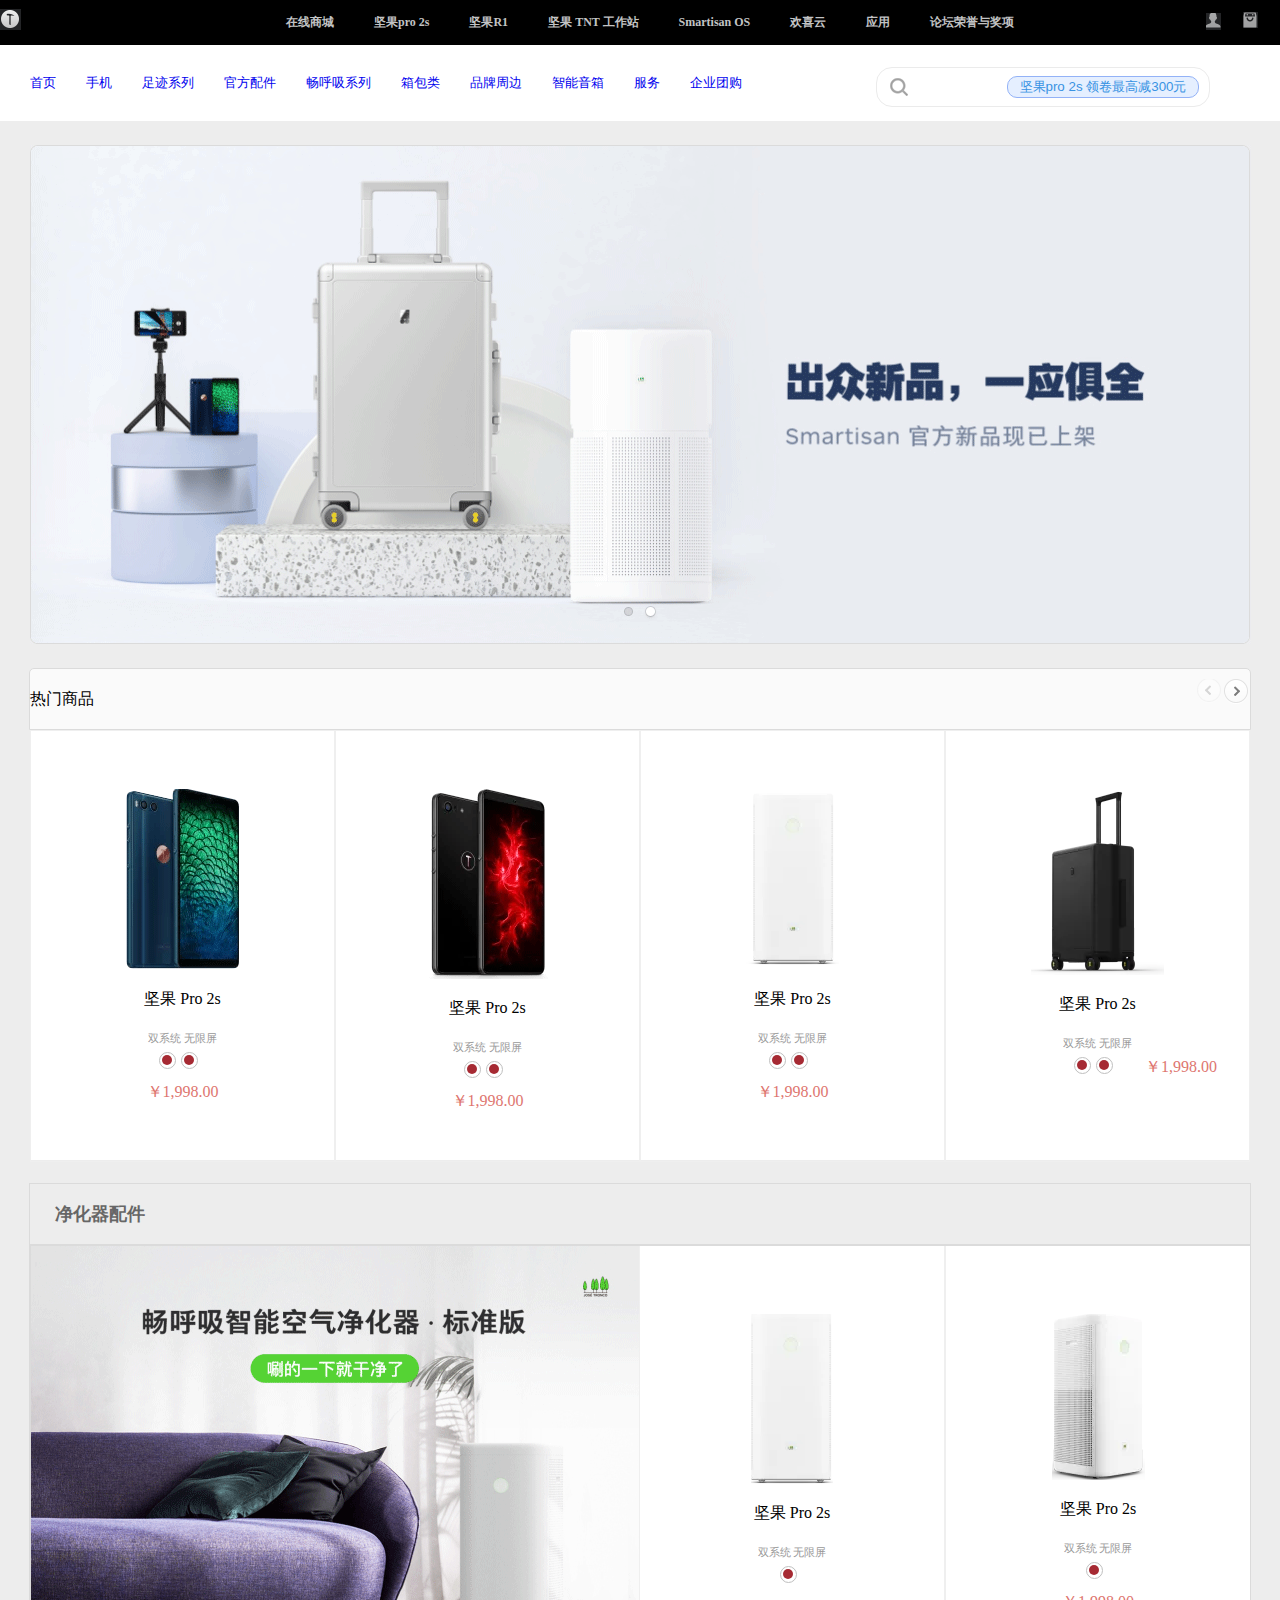
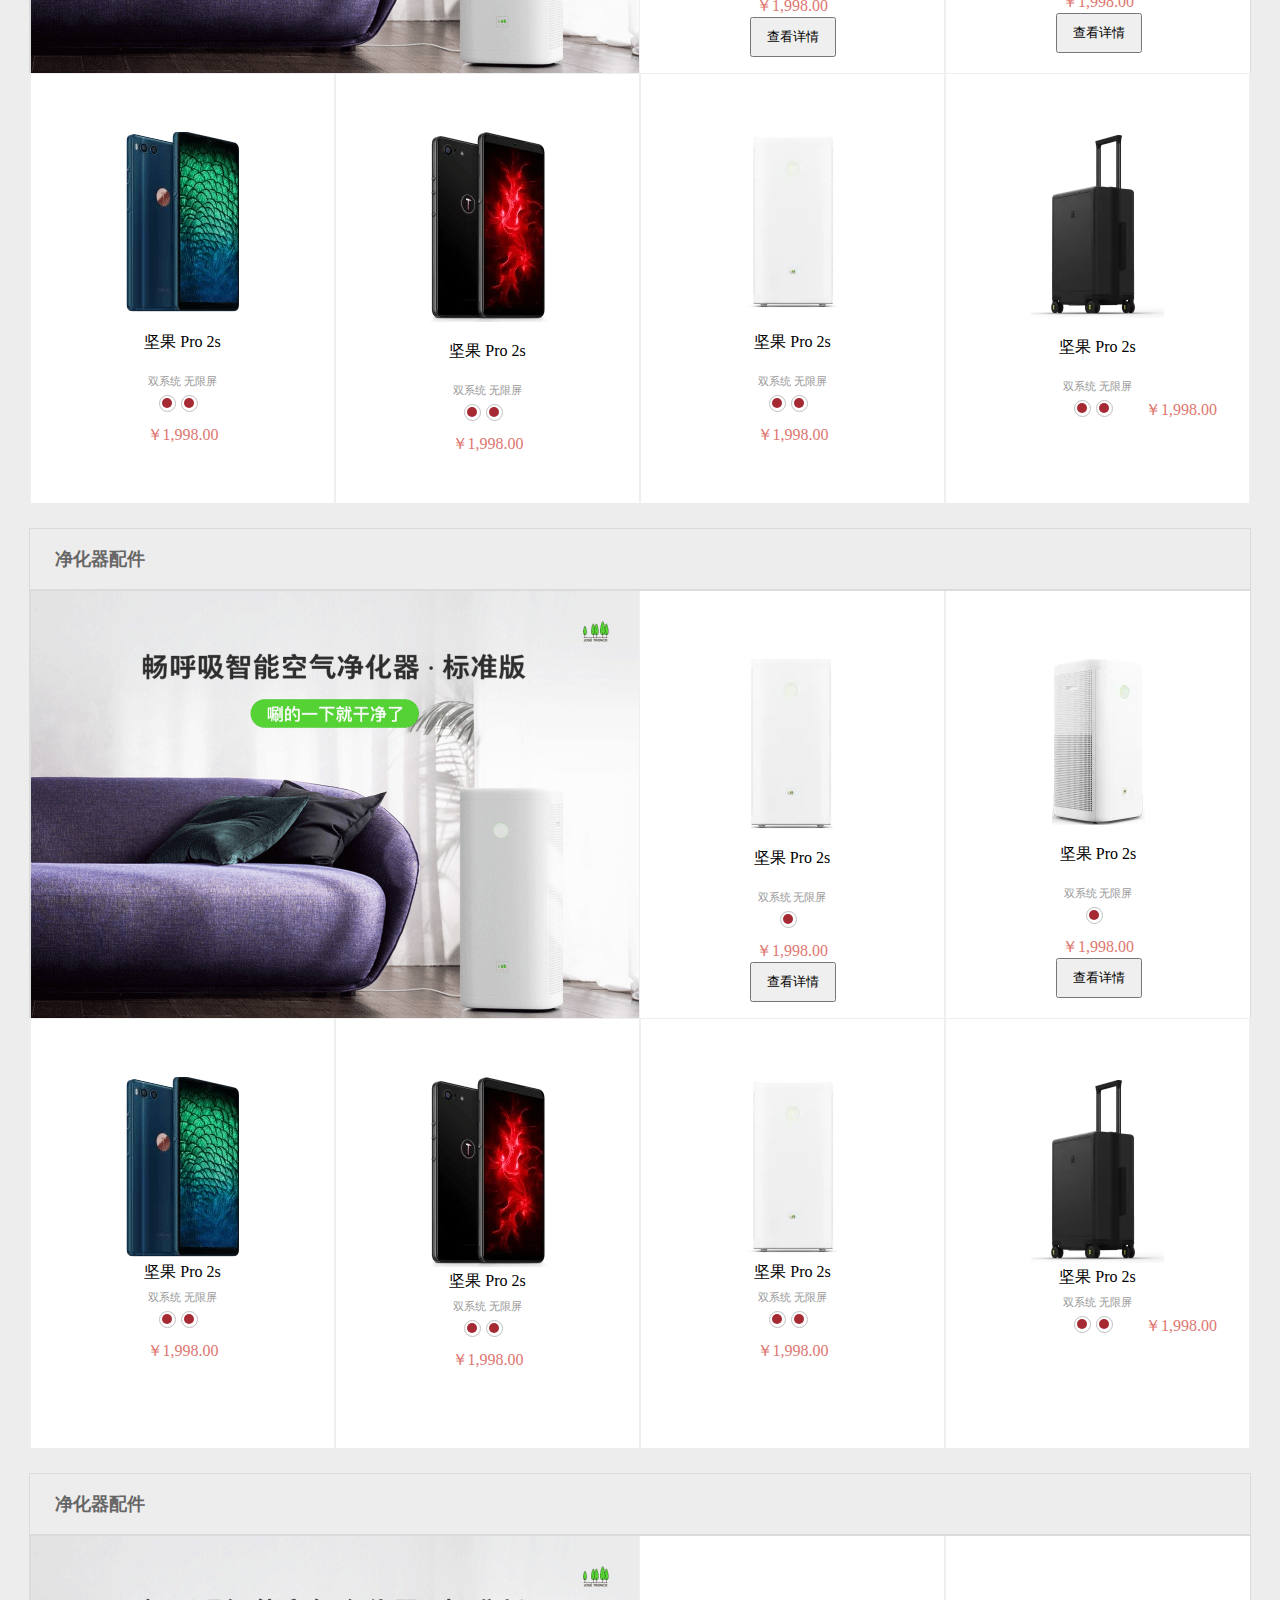
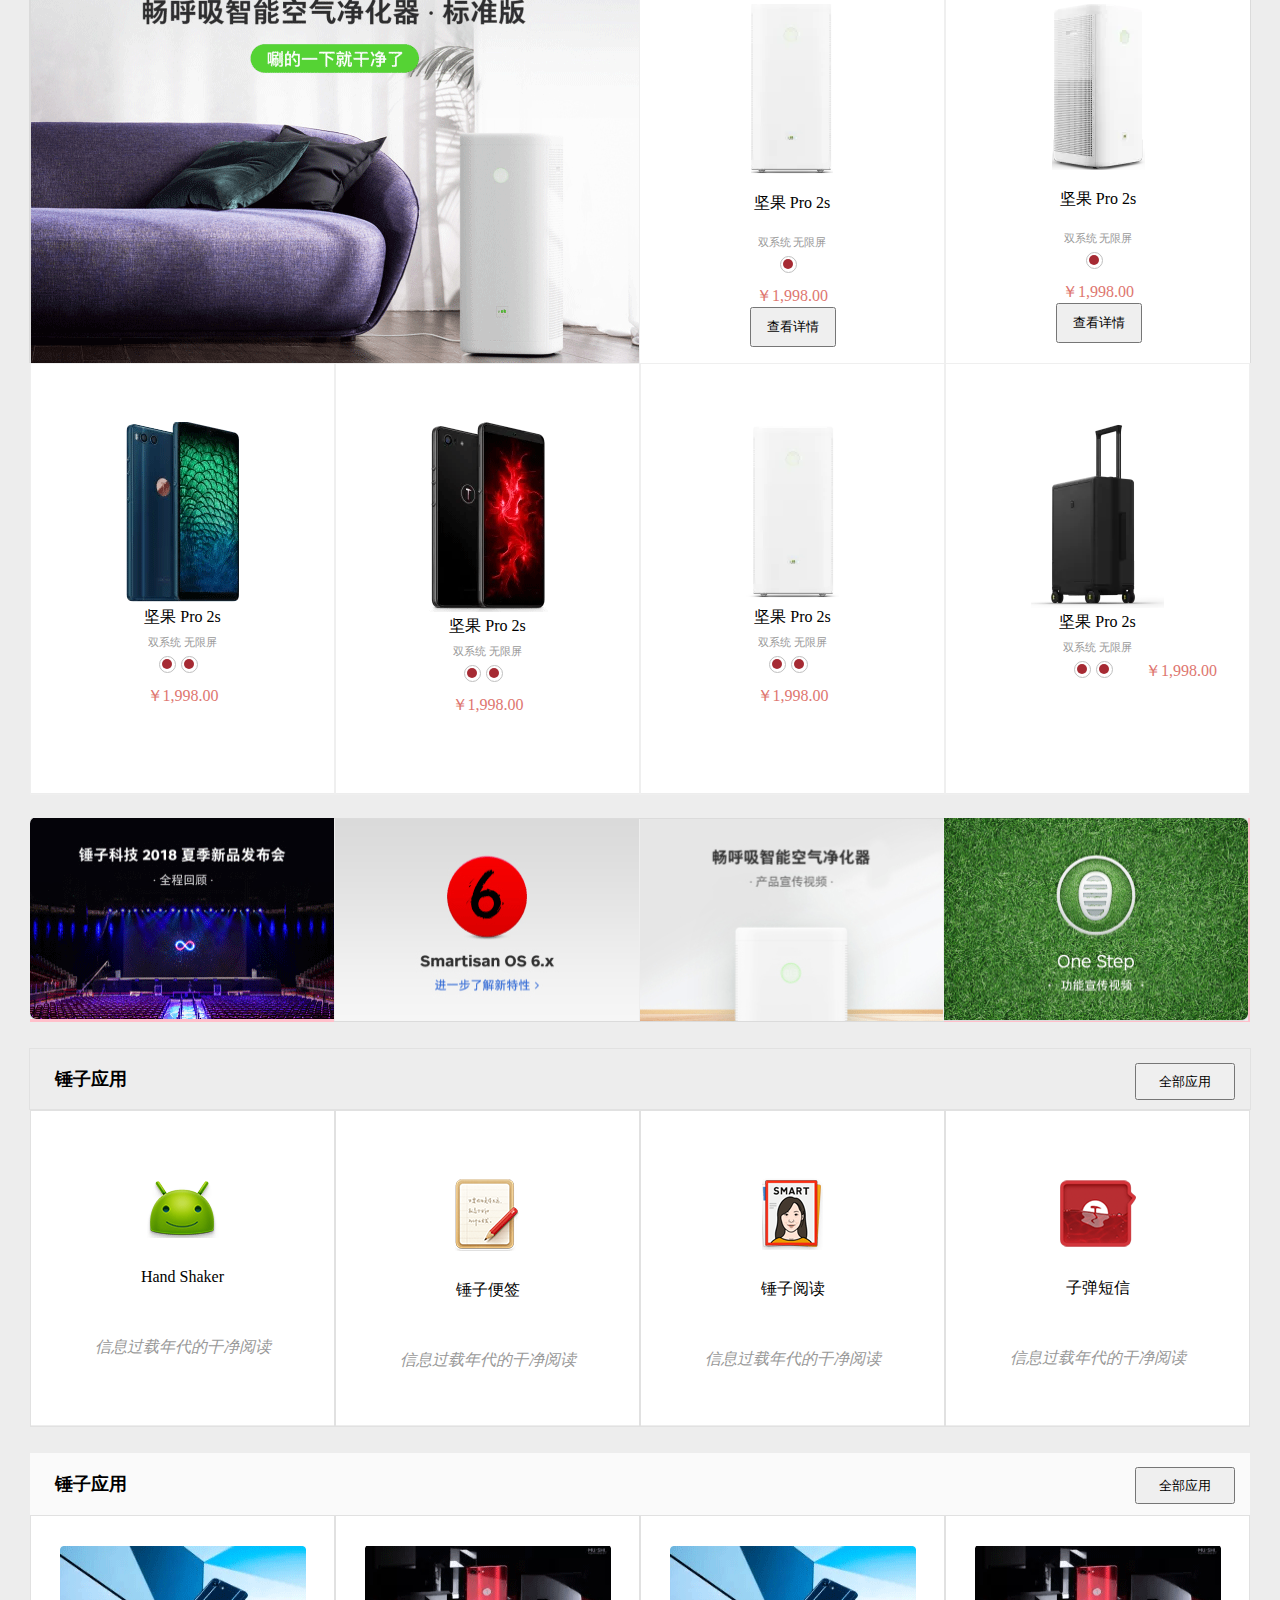
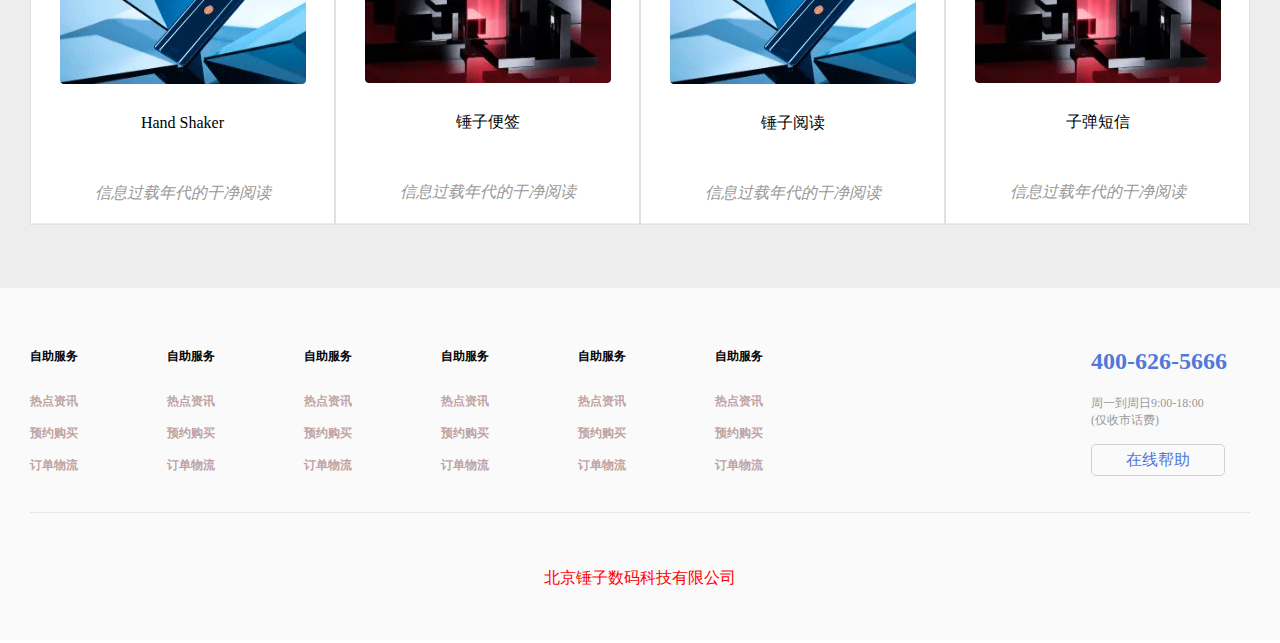
<file: index.html>
<!DOCTYPE html>
<html lang="en">
<head>
	<meta charset="UTF-8">
	<title>Document</title>
	<link rel="stylesheet" type="text/css" href="css/index.css">
</head>
<script src="jquery-1.11.1.min.js"></script>
<body>
	<div class="yi">
		<p><a href="#"><img src="images/tu25.jpg"></a></p>
		<li><a href="index5.html"><img src="images/tu27.jpg"></li>
		<li class="s"><a href="index3.html"><img src="images/tu26.jpg"></li>
	  <div class="yil">
		<ul>
		 <li><a href="#">在线商城</a></li>
		 <li><a href="#">坚果pro 2s</a></li>
		 <li><a href="#">坚果R1</a></li>
		 <li><a href="#">坚果 TNT 工作站</a></li>
		 <li><a href="#">Smartisan OS</a></li>
		 <li><a href="#">欢喜云</a></li>
		 <li><a href="#">应用</a></li>
		 <li><a href="#">论坛</a></li>
		 <li><a href="#">荣誉与奖项</a></li>
		</ul>
	   </div>
	</div>

	<div class="er">
		<div class="erl">
			<ul>
			  <li><a href="#">首页</a>
                <div class="li">
                  <ul>
                  	<li><a href="#"><img src="images/tu3.jpg"></a></li>
                  	<p>坚果R1足迹系列</p>
                  	<span>￥99.00起</span>
                  </ul>

                   <ul>
                  	<li><a href="#"><img src="images/tu3.jpg"></a></li>
                  	<p>坚果R1足迹系列</p>
                  	<span>￥99.00起</span>
                  </ul>

                  <ul>
                  	<li><a href="#"><img src="images/tu3.jpg"></a></li>
                  	<p>坚果R1足迹系列</p>
                  	<span>￥99.00起</span>
                  </ul>

                  <ul>
                  	<li><a href="#"><img src="images/tu3.jpg"></a></li>
                  	<p>坚果R1足迹系列</p>
                  	<span>￥99.00起</span>
                  </ul>

                  <ul>
                  	<li><a href="#"><img src="images/tu3.jpg"></a></li>
                  	<p>坚果R1足迹系列</p>
                  	<span>￥99.00起</span>
                  </ul>

                   <ul>
                  	<li><a href="#"><img src="images/tu3.jpg"></a></li>
                  	<p>坚果R1足迹系列</p>
                  	<span>￥99.00起</span>
                  </ul>

                   <ul>
                  	<li><a href="#"><img src="images/tu3.jpg"></a></li>
                  	<p>坚果R1足迹系列</p>
                  	<span>￥99.00起</span>
                  </ul>

                </div>
			  </li>

			  <li><a href="#">手机</a>
                 <div class="lie">
                  <ul>
                  	<li><a href="#"><img src="images/tu3.jpg"></a></li>
                  	<p>坚果R1足迹系列</p>
                  	<span>￥99.00起</span>
                  </ul>

                   <ul>
                  	<li><a href="#"><img src="images/tu3.jpg"></a></li>
                  	<p>坚果R1足迹系列</p>
                  	<span>￥99.00起</span>
                  </ul>

                  <ul>
                  	<li><a href="#"><img src="images/tu3.jpg"></a></li>
                  	<p>坚果R1足迹系列</p>
                  	<span>￥99.00起</span>
                  </ul>

                  <ul>
                  	<li><a href="#"><img src="images/tu3.jpg"></a></li>
                  	<p>坚果R1足迹系列</p>
                  	<span>￥99.00起</span>
                  </ul>

                  <ul>
                  	<li><a href="#"><img src="images/tu3.jpg"></a></li>
                  	<p>坚果R1足迹系列</p>
                  	<span>￥99.00起</span>
                  </ul>

                   <ul>
                  	<li><a href="#"><img src="images/tu3.jpg"></a></li>
                  	<p>坚果R1足迹系列</p>
                  	<span>￥99.00起</span>
                  </ul>

                   
                </div>               
			  </li>

			  <li><a href="#">足迹系列</a>
                 <div class="lis">
                  <ul>
                  	<li><a href="#"><img src="images/tu3.jpg"></a></li>
                  	<p>坚果R1足迹系列</p>
                  	<span>￥99.00起</span>
                  </ul>

                   <ul>
                  	<li><a href="#"><img src="images/tu3.jpg"></a></li>
                  	<p>坚果R1足迹系列</p>
                  	<span>￥99.00起</span>
                  </ul>

                  <ul>
                  	<li><a href="#"><img src="images/tu3.jpg"></a></li>
                  	<p>坚果R1足迹系列</p>
                  	<span>￥99.00起</span>
                  </ul>

                  <ul>
                  	<li><a href="#"><img src="images/tu3.jpg"></a></li>
                  	<p>坚果R1足迹系列</p>
                  	<span>￥99.00起</span>
                  </ul>

                  <ul>
                  	<li><a href="#"><img src="images/tu3.jpg"></a></li>
                  	<p>坚果R1足迹系列</p>
                  	<span>￥99.00起</span>
                  </ul>

                   <ul>
                  	<li><a href="#"><img src="images/tu3.jpg"></a></li>
                  	<p>坚果R1足迹系列</p>
                  	<span>￥99.00起</span>
                  </ul>

                   <ul>
                  	<li><a href="#"><img src="images/tu3.jpg"></a></li>
                  	<p>坚果R1足迹系列</p>
                  	<span>￥99.00起</span>
                  </ul>

                </div>
			  </li>
			  <li><a href="#">官方配件</a>
 				  <div class="lisi">
                  <ul>
                  	<li><a href="#"><img src="images/tu3.jpg"></a></li>
                  	<p>坚果R1足迹系列</p>
                  	<span>￥99.00起</span>
                  </ul>

                   <ul>
                  	<li><a href="#"><img src="images/tu3.jpg"></a></li>
                  	<p>坚果R1足迹系列</p>
                  	<span>￥99.00起</span>
                  </ul>

                  <ul>
                  	<li><a href="#"><img src="images/tu3.jpg"></a></li>
                  	<p>坚果R1足迹系列</p>
                  	<span>￥99.00起</span>
                  </ul>

                  <ul>
                  	<li><a href="#"><img src="images/tu3.jpg"></a></li>
                  	<p>坚果R1足迹系列</p>
                  	<span>￥99.00起</span>
                  </ul>

                  <ul>
                  	<li><a href="#"><img src="images/tu3.jpg"></a></li>
                  	<p>坚果R1足迹系列</p>
                  	<span>￥99.00起</span>
                  </ul>

                   <ul>
                  	<li><a href="#"><img src="images/tu3.jpg"></a></li>
                  	<p>坚果R1足迹系列</p>
                  	<span>￥99.00起</span>
                  </ul>

                   <ul>
                  	<li><a href="#"><img src="images/tu3.jpg"></a></li>
                  	<p>坚果R1足迹系列</p>
                  	<span>￥99.00起</span>
                  </ul>

                </div>
			  </li>
			  <li><a href="#">畅呼吸系列</a>
                   <div class="liw">
                  <ul>
                  	<li><a href="#"><img src="images/tu3.jpg"></a></li>
                  	<p>坚果R1足迹系列</p>
                  	<span>￥99.00起</span>
                  </ul>

                   <ul>
                  	<li><a href="#"><img src="images/tu3.jpg"></a></li>
                  	<p>坚果R1足迹系列</p>
                  	<span>￥99.00起</span>
                  </ul>

                  <ul>
                  	<li><a href="#"><img src="images/tu3.jpg"></a></li>
                  	<p>坚果R1足迹系列</p>
                  	<span>￥99.00起</span>
                  </ul>

                  <ul>
                  	<li><a href="#"><img src="images/tu3.jpg"></a></li>
                  	<p>坚果R1足迹系列</p>
                  	<span>￥99.00起</span>
                  </ul>

                  <ul>
                  	<li><a href="#"><img src="images/tu3.jpg"></a></li>
                  	<p>坚果R1足迹系列</p>
                  	<span>￥99.00起</span>
                  </ul>

                   <ul>
                  	<li><a href="#"><img src="images/tu3.jpg"></a></li>
                  	<p>坚果R1足迹系列</p>
                  	<span>￥99.00起</span>
                  </ul>

                   <ul>
                  	<li><a href="#"><img src="images/tu3.jpg"></a></li>
                  	<p>坚果R1足迹系列</p>
                  	<span>￥99.00起</span>
                  </ul>

                </div>
			  </li>
			  <li><a href="#">箱包类</a></li>
			  <li><a href="#">品牌周边</a></li>
			  <li><a href="#">智能音箱</a>

			  </li>
			  <li><a href="#">服务</a></li>
			  <li><a href="#">企业团购</a></li>
			  <li><a href="#"><img src="images/tu1.jpg"></a><input type="text" class="i" value="坚果pro 2s 领卷最高减300元"></li>
			</ul>		
		</div>
	</div>

	<div class="san">
		<div class="sanl">
	    <ul>
            <li style="z-index: 6;"><img src="images/tu4.jpg" alt=""/></li>
            <li style="z-index: 5;"><img src="images/tu5.png" alt=""/></li>
        </ul>
        <ol style="z-index: 10;">
            <li class="current"></li>
            <li></li>
        </ol>
		</div>
	</div>

	<div class="si">
		<div class="sis">
			<ul>
			  <li>热门商品</li>
			  <li><a href="#"><img src="images/tu6.jpg"><img src="images/tu7.jpg"></a></li>
			</ul>
        </div>
		<div class="six">
			<ul>
				<li><a href="index4.html"><img src="images/tu9.jpg"></a><i class="tu13"><img src="images/tu13.jpg"></i></li>

				<li>坚果 Pro 2s</li>
				<li>双系统 无限屏</li>
				<li>
					<p><span></span></p>
					<p><span></span></p>
					<br>
				</li>
				<li class="wu">￥1,998.00</li>
				<button>查看详情</button>
			</ul>
                
			<ul>
				<li><em class="d"><img src="images/tu8.jpg"></em><i class="tu14"><img src="images/tu13.jpg"></i></li>
				<li>坚果 Pro 2s</li>
				<li>双系统 无限屏</li>
				<li><p><span></span></p>
					<p><span></span></p>
					<br></li>
				<li class="wu">￥1,998.00</li>
				<button>查看详情</button>
			</ul>

			<ul>
				<li><em class="e"><img src="images/tu11.jpg"></em><i class="tu15"><img src="images/tu13.jpg"></i></li>
				<li>坚果 Pro 2s</li>
				<li>双系统 无限屏</li>
				<li><p><span></span></p>
					<p><span></span></p>
					<br></li>
				<li class="wu">￥1,998.00</li>
				<button>查看详情</button>
			</ul>

			<ul>
				<li><em class="f"><img src="images/tu12.jpg"></em><i class="tu16"><img src="images/tu13.jpg"></i></li>
				<li>坚果 Pro 2s</li>
				<li>双系统 无限屏</li>
				<li><p><span></span></p>
					<p><span></span></p>
					</li>
				<li class="wu">￥1,998.00</li>
				<button>查看详情</button>
			</ul>


		</div>
	</div>



	<div class="wuc">
		<div class="wus">
			<p>净化器配件</p>
		</div>

		<div class="wux">
			<ul>
			  <li><img src="images/tu14.jpg"/></li>  
			</ul>
            
            <ul>
                <li><img src="images/tu15.jpg"/></li>
				<li>坚果 Pro 2s</li>
				<li>双系统 无限屏</li>
				<li><p><span></span></p>
					<br></li>
				<li class="wu">￥1,998.00</li>
				<button>查看详情</button>
            </ul>

            <ul>
               <li><img src="images/tu16.jpg"/></li>
               <li>坚果 Pro 2s</li>
				<li>双系统 无限屏</li>
				<li><p><span></span></p>
					<br></li>
				<li class="wu">￥1,998.00</li>
				<button>查看详情</button>
            </ul>

		</div>
	</div>


	<div class="liu">
		

		<div class="liux">
			<ul>
				<li><em class="c"><img src="images/tu9.jpg"></em><i class="tu13"><img src="images/tu13.jpg"></i></li>

				<li>坚果 Pro 2s</li>
				<li>双系统 无限屏</li>
				<li>
					<p><span></span></p>
					<p><span></span></p>
					<br>
				</li>
				<li class="wu">￥1,998.00</li>
				<button>查看详情</button>
			</ul>
                
			<ul>
				<li><em class="d"><img src="images/tu8.jpg"></em><i class="tu14"><img src="images/tu13.jpg"></i></li>
				<li>坚果 Pro 2s</li>
				<li>双系统 无限屏</li>
				<li><p><span></span></p>
					<p><span></span></p>
					<br></li>
				<li class="wu">￥1,998.00</li>
				<button>查看详情</button>
			</ul>

			<ul>
				<li><em class="e"><img src="images/tu11.jpg"></em><i class="tu15"><img src="images/tu13.jpg"></i></li>
				<li>坚果 Pro 2s</li>
				<li>双系统 无限屏</li>
				<li><p><span></span></p>
					<p><span></span></p>
					<br></li>
				<li class="wu">￥1,998.00</li>
				<button>查看详情</button>
			</ul>

			<ul>
				<li><em class="f"><img src="images/tu12.jpg"></em><i class="tu16"><img src="images/tu13.jpg"></i></li>
				<li>坚果 Pro 2s</li>
				<li>双系统 无限屏</li>
				<li><p><span></span></p>
					<p><span></span></p>
					</li>
				<li class="wu">￥1,998.00</li>
				<button>查看详情</button>
			</ul>
		</div>
	</div>
	



	<div class="qi">
		<div class="qis">
			<p>净化器配件</p>
		</div>

		<div class="qix">
			<ul>
			  <li><img src="images/tu14.jpg"/></li>  
			</ul>
            
            <ul>
                <li><img src="images/tu15.jpg"/></li>
				<li>坚果 Pro 2s</li>
				<li>双系统 无限屏</li>
				<li><p><span></span></p>
					<br></li>
				<li class="wu">￥1,998.00</li>
				<button>查看详情</button>
            </ul>

            <ul>
               <li><img src="images/tu16.jpg"/></li>
               <li>坚果 Pro 2s</li>
				<li>双系统 无限屏</li>
				<li><p><span></span></p>
					<br></li>
				<li class="wu">￥1,998.00</li>
				<button>查看详情</button>
            </ul>

		</div>
	</div>


	<div class="ba">
		

		<div class="bax">
			<ul>
				<li><em class="c"><img src="images/tu9.jpg"></em><i class="tu13"><img src="images/tu13.jpg"></i></li>

				<li>坚果 Pro 2s</li>
				<li>双系统 无限屏</li>
				<li>
					<p><span></span></p>
					<p><span></span></p>
					<br>
				</li>
				<li class="wu">￥1,998.00</li>
				<button>查看详情</button>
			</ul>
                
			<ul>
				<li><em class="d"><img src="images/tu8.jpg"></em><i class="tu14"><img src="images/tu13.jpg"></i></li>
				<li>坚果 Pro 2s</li>
				<li>双系统 无限屏</li>
				<li><p><span></span></p>
					<p><span></span></p>
					<br></li>
				<li class="wu">￥1,998.00</li>
				<button>查看详情</button>
			</ul>

			<ul>
				<li><em class="e"><img src="images/tu11.jpg"></em><i class="tu15"><img src="images/tu13.jpg"></i></li>
				<li>坚果 Pro 2s</li>
				<li>双系统 无限屏</li>
				<li><p><span></span></p>
					<p><span></span></p>
					<br></li>
				<li class="wu">￥1,998.00</li>
				<button>查看详情</button>
			</ul>

			<ul>
				<li><em class="f"><img src="images/tu12.jpg"></em><i class="tu16"><img src="images/tu13.jpg"></i></li>
				<li>坚果 Pro 2s</li>
				<li>双系统 无限屏</li>
				<li><p><span></span></p>
					<p><span></span></p>
					</li>
				<li class="wu">￥1,998.00</li>
				<button>查看详情</button>
			</ul>
		</div>
	</div>



		<div class="jiu">
		<div class="jius">
			<p>净化器配件</p>
		</div>

		<div class="jiux">
			<ul>
			  <li><img src="images/tu14.jpg"/></li>  
			</ul>
            
            <ul>
                <li><img src="images/tu15.jpg"/></li>
				<li>坚果 Pro 2s</li>
				<li>双系统 无限屏</li>
				<li><p><span></span></p>
					<br></li>
				<li class="wu">￥1,998.00</li>
				<button>查看详情</button>
            </ul>

            <ul>
               <li><img src="images/tu16.jpg"/></li>
               <li>坚果 Pro 2s</li>
				<li>双系统 无限屏</li>
				<li><p><span></span></p>
					<br></li>
				<li class="wu">￥1,998.00</li>
				<button>查看详情</button>
            </ul>

		</div>
	</div>


	<div class="shi">
		

		<div class="shix">
			<ul>
				<li><em class="c"><img src="images/tu9.jpg"></em><i class="tu13"><img src="images/tu13.jpg"></i></li>

				<li>坚果 Pro 2s</li>
				<li>双系统 无限屏</li>
				<li>
					<p><span></span></p>
					<p><span></span></p>
					<br>
				</li>
				<li class="wu">￥1,998.00</li>
				<button>查看详情</button>
			</ul>
                
			<ul>
				<li><em class="d"><img src="images/tu8.jpg"></em><i class="tu14"><img src="images/tu13.jpg"></i></li>
				<li>坚果 Pro 2s</li>
				<li>双系统 无限屏</li>
				<li><p><span></span></p>
					<p><span></span></p>
					<br></li>
				<li class="wu">￥1,998.00</li>
				<button>查看详情</button>
			</ul>

			<ul>
				<li><em class="e"><img src="images/tu11.jpg"></em><i class="tu15"><img src="images/tu13.jpg"></i></li>
				<li>坚果 Pro 2s</li>
				<li>双系统 无限屏</li>
				<li><p><span></span></p>
					<p><span></span></p>
					<br></li>
				<li class="wu">￥1,998.00</li>
				<button>查看详情</button>
			</ul>

			<ul>
				<li><em class="f"><img src="images/tu12.jpg"></em><i class="tu16"><img src="images/tu13.jpg"></i></li>
				<li>坚果 Pro 2s</li>
				<li>双系统 无限屏</li>
				<li><p><span></span></p>
					<p><span></span></p>
					</li>
				<li class="wu">￥1,998.00</li>
				<button>查看详情</button>
			</ul>
		</div>
	</div>

	<div class="shiy">
		<div class="shil">
			<ul>
				<li><img src="images/tu17.jpg"></li>
				<li><img src="images/tu18.jpg"></li>
				<li><img src="images/tu19.jpg"></li>
				<li><img src="images/tu20.jpg"></li>
			</ul>
		</div>
	</div>
 
    <div class="shie">
    	<div class="shies">
    		<p>锤子应用</p>
    		<button>全部应用</button>
    	</div>
    	<div class="shiex">
    		<ul>
    		  <li><img src="images/tu21.jpg"></li>
    		  <p>Hand Shaker</p>
    		  <em>信息过载年代的干净阅读</em>
    		  <ol>
    		  	<img src="images/tu28.jpg">
    		  </ol>
    		</ul>

    		<ul>
    		  <li><img src="images/tu22.jpg"></li>
    		  <p>锤子便签</p>
    		  <em>信息过载年代的干净阅读</em>
    		   <ol>
    		  	<img src="images/tu28.jpg">
    		  </ol>
    		</ul>
          
    		<ul>
    		  <li><img src="images/tu23.jpg"></li>
    		  <p>锤子阅读</p>
    		  <em>信息过载年代的干净阅读</em>
    		   <ol>
    		  	<img src="images/tu28.jpg">
    		  </ol>
    		</ul>

    		<ul>
    		  <li><img src="images/tu24.jpg"></li>
    		  <p>子弹短信</p>
    		  <em>信息过载年代的干净阅读</em>
    		   <ol>
    		  	<img src="images/tu28.jpg">
    		  </ol>
    		</ul>
    	</div>
    </div>

    <div class="ssan">
    	<div class="ssans">
    		<p>锤子应用</p>
    		<button>全部应用</button>
    	</div>

    	<div class="ssanx">
    		<ul>
    		  <li><img src="images/tu29.jpg"></li>
    		  <p>Hand Shaker</p>
    		  <em>信息过载年代的干净阅读</em>
    		</ul>

    		<ul>
    		  <li><img src="images/tu30.jpg"></li>
    		  <p>锤子便签</p>
    		  <em>信息过载年代的干净阅读</em>  
    		</ul>
          
    		<ul>
    		  <li><img src="images/tu29.jpg"></li>
    		  <p>锤子阅读</p>
    		  <em>信息过载年代的干净阅读</em>   		  
    		</ul>

    		<ul>
    		  <li><img src="images/tu30.jpg"></li>
    		  <p>子弹短信</p>
    		  <em>信息过载年代的干净阅读</em>  		   
    		</ul>
    	</div>
    	</div>
    </div>


    <div class="shisi">
    	<div class="shiss">
    		<ul>
    			<li>自助服务</li>
    			<li>热点资讯</li>
    			<li>预约购买</li>
    			<li>订单物流</li>
    		</ul>

    		<ul>
    			<li>自助服务</li>
    			<li>热点资讯</li>
    			<li>预约购买</li>
    			<li>订单物流</li>
    		</ul>

    		<ul>
    			<li>自助服务</li>
    			<li>热点资讯</li>
    			<li>预约购买</li>
    			<li>订单物流</li>
    		</ul>

    		<ul>
    			<li>自助服务</li>
    			<li>热点资讯</li>
    			<li>预约购买</li>
    			<li>订单物流</li>
    		</ul>

    		<ul>
    			<li>自助服务</li>
    			<li>热点资讯</li>
    			<li>预约购买</li>
    			<li>订单物流</li>
    		</ul>

    		<ul>
    			<li>自助服务</li>
    			<li>热点资讯</li>
    			<li>预约购买</li>
    			<li>订单物流</li>
    		</ul>

    		<ol>
    			<h2>400-626-5666</h2>
    			<li>周一到周日9:00-18:00<br>
                    (仅收市话费)
    			</li>
    			<li>在线帮助</li>
    		</ol>
    	</div>

    	<div class="shisx">
    		<ul>
    			<li>北京锤子数码科技有限公司</li>
    		</ul>
    	</div>
    </div>

  
</body>
</html>
<script src="js/index.js"></script>
</file>
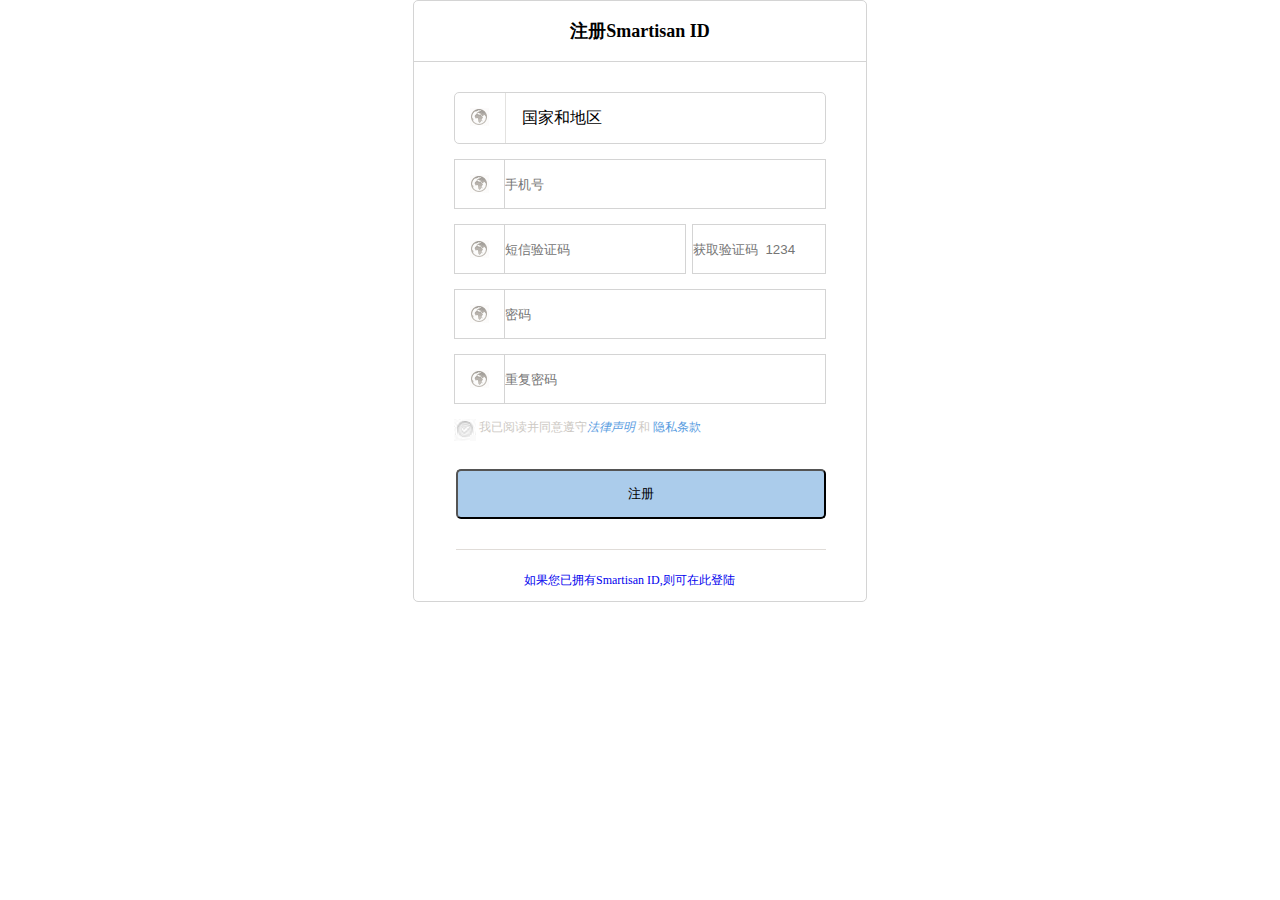
<file: index2.html>
<!DOCTYPE html>
<html lang="en">
<head>
	<meta charset="UTF-8">
	<title>Document</title>
	<link rel="stylesheet" type="text/css" href="css/index2.css">
</head>
<script src="jquery-1.11.1.min.js"></script>
<body>
	<div class="z">
		<ul class="yi">
		  <p>注册Smartisan ID</p>	
		</ul>

		<ul class="er">
			<p><img src="images/tu31.jpg"></p>
			<li>国家和地区</li>
		</ul>

		<ul class="san">
			<p><img src="images/tu31.jpg"></p>
			<input type="text" class="phone" placeholder="手机号" >
			<span id="span1"></span><br />

		</ul>

		<ul class="si">
			<p><img src="images/tu31.jpg"></p>
			<input type="text" class="sms" placeholder="短信验证码" >
			<input type="text" class="yzm" placeholder="获取验证码  1234" >
		</ul>

		<ul class="wu">
			<p><img src="images/tu31.jpg"></p>
			<input type="text" class="psd" placeholder="密码"/>
			<span id="span2"></span><br />
		</ul>

		<ul class="liu">
			<p><img src="images/tu31.jpg"></p>
			<input type="text" class="cpsd" placeholder="重复密码"/>
		    <span id="span3"></span><br />
		</ul>

		<ul class="qi">
		    <p><img src="images/tu32.jpg"></p>
		    <li>我已阅读并同意遵守<em>法律声明</em> 和 <a>隐私条款</a></li>
		</ul>

		<ul class="ba">
			<input class="zc" type="submit"  value="注册" >
		</ul>
        
        <ul class="j">
		<a href="index3.html">如果您已拥有Smartisan ID,则可在此登陆</a>
	    </ul>
	</div>
	
</body>
</html>
<script src="js/index2.js"></script>
</file>
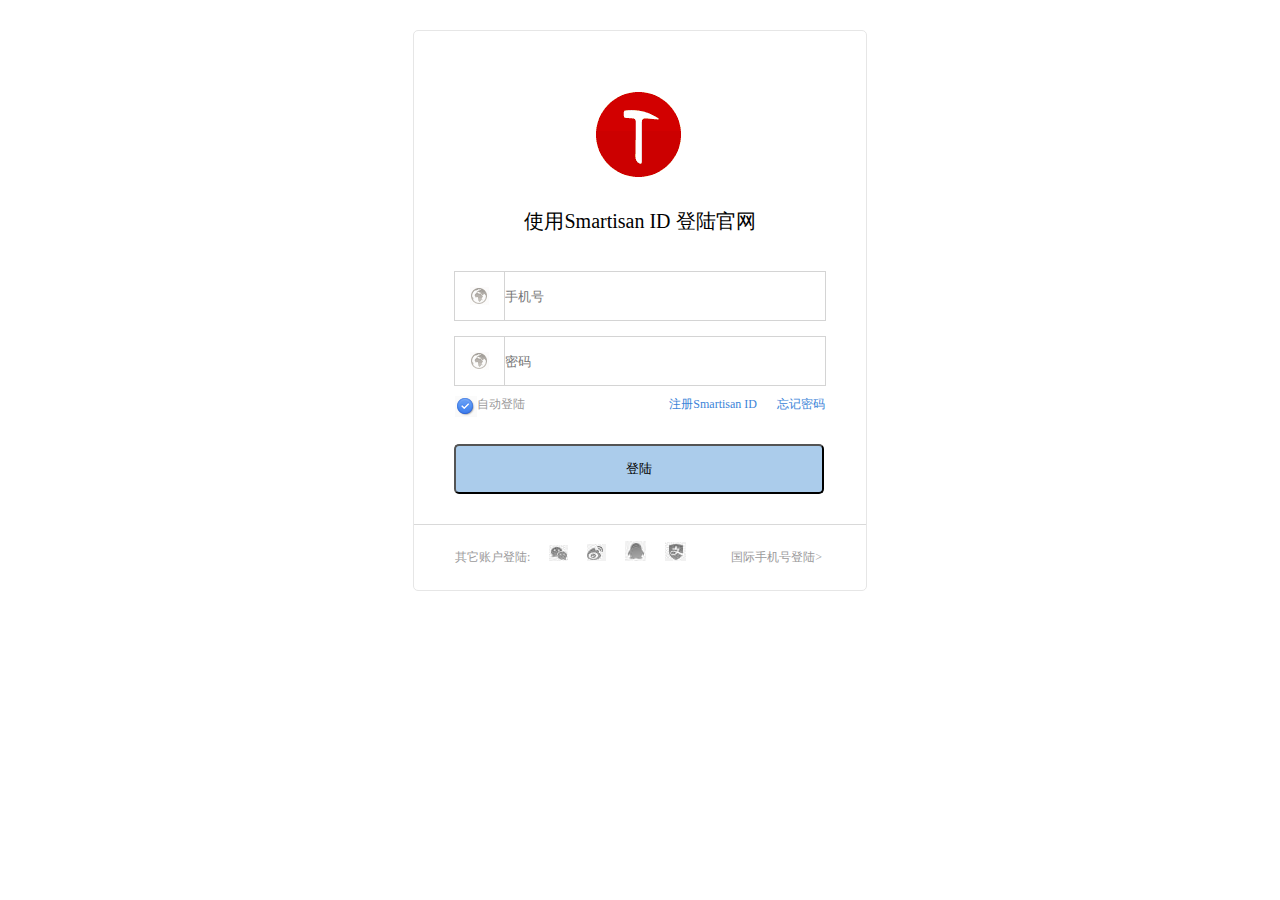
<file: index3.html>
<!DOCTYPE html>
<html lang="en">
<head>
	<meta charset="UTF-8">
	<title>Document</title>
	<link rel="stylesheet" type="text/css" href="css/index3.css">
</head>
<script src="jquery-1.11.1.min.js"></script>
<body>
	<div class="zong">
		<ul class="yi">
			<img src="images/tu35.jpg"/>
			<li>使用Smartisan ID 登陆官网</li>
		</ul>

		<ul class="er">
			<p><img src="images/tu31.jpg"></p>
			<input type="text" class="phone" placeholder="手机号" >
			<span id="span1"></span><br />

		</ul>

		<ul class="san">
			<p><img src="images/tu31.jpg"></p>
			<input type="text" class="psd" placeholder="密码" >
			<span id="span2"></span><br />

		</ul>

		<ul class="si">
            <p><img src="images/tu33.jpg"></p>	
            <li>自动登陆</li>          		
            <li>忘记密码</li>
            <a href="index2.html">注册Smartisan ID</a>
		</ul>

		<ul class="wu">
			<a href="index.html"><input type="submit" class="dl" value="登陆" ></a>
		</ul>

		<ul class="liu">
			<li>其它账户登陆:</li>
			<li><img src="images/tu36.jpg"/></li>
			<li><img src="images/tu37.jpg"/></li>
			<li><img src="images/tu38.jpg"/></li>
			<li><img src="images/tu39.jpg"/></li>
			<li>国际手机号登陆></li>
		</ul>
	</div>

	
</body>
</html>
<script src="js/index3.js"></script>
</file>
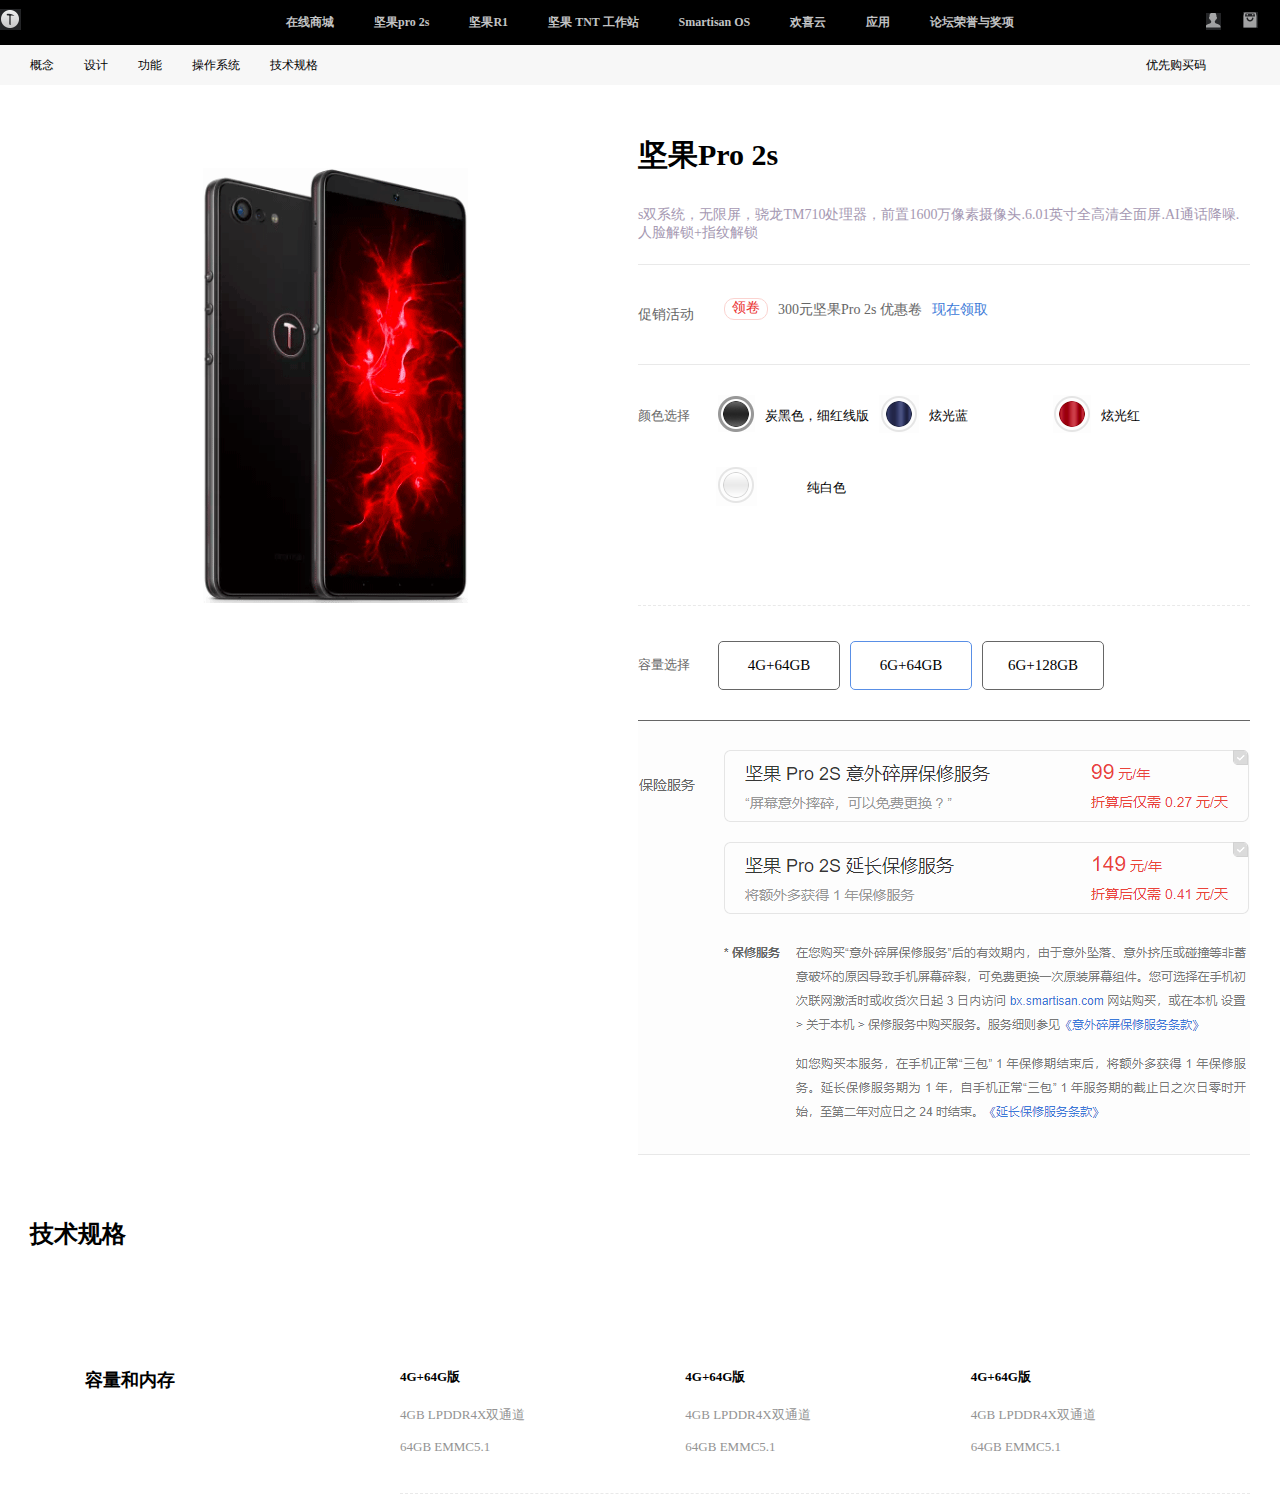
<file: index4.html>
<!DOCTYPE html>
<html lang="en">
<head>
	<meta charset="UTF-8">
	<title>Document</title>
	<link rel="stylesheet" type="text/css" href="css/index4.css">
</head>
<script src="jquery-1.11.1.min.js"></script>
<body>
	<div class="yi">
		<p><a href="#"><img src="images/tu25.jpg"></a></p>
		<li><a href="#"><img src="images/tu27.jpg"></li>
		<li class="s"><a href="index2.html"><img src="images/tu26.jpg"></li>
	  <div class="yil">
		<ul>
		 <li><a href="#">在线商城</a></li>
		 <li><a href="#">坚果pro 2s</a></li>
		 <li><a href="#">坚果R1</a></li>
		 <li><a href="#">坚果 TNT 工作站</a></li>
		 <li><a href="#">Smartisan OS</a></li>
		 <li><a href="#">欢喜云</a></li>
		 <li><a href="#">应用</a></li>
		 <li><a href="#">论坛</a></li>
		 <li><a href="#">荣誉与奖项</a></li>
		</ul>
	   </div>
	</div>

	<div class="er">
		<div class="erl">
			<ul>
			  <li>概念</li>
			  <li>设计</li>
			  <li>功能</li>
			  <li>操作系统</li>
			  <li>技术规格</li>
			  <li>优先购买码</li>
			</ul>
		</div>
	</div>

	<div class="san">
		<div class="sanl">
			<div class="sanz">
				<img src="images/tu40.jpg"/>
			</div>

			<div class="sany">
				<ul class="y">
				  <h1>坚果Pro 2s</h1>	
				  <p>s双系统，无限屏，骁龙TM710处理器，前置1600万像素摄像头.6.01英寸全高清全面屏.AI通话降噪.人脸解锁+指纹解锁</p>
				</ul>

				<ul class="e">
					<li>促销活动</li>
					<li>领卷</li>
					<li>300元坚果Pro 2s 优惠卷</li>
					<li>现在领取</li>
				</ul>

				<ul class="s">
					<li>颜色选择</li>
					<li><img src="images/tu41.jpg"/></li>
					<li>炭黑色，细红线版</li>
					<li><img src="images/tu42.jpg"/></li>
					<li>炫光蓝</li>
					<li><img src="images/tu43.jpg"/></li>
					<li>炫光红</li>
					<li><img src="images/tu44.jpg"/></li>
					<li>纯白色</li>
				</ul>

				<ul class="w">
					<li>容量选择</li>
					<li>4G+64GB</li>
					<li>6G+64GB</li>
					<li>6G+128GB</li>
				</ul>

				<ul class="liu">
					<img src="images/tu45.jpg"/>
				</ul>
			</div>
		</div>
	</div>

	<div class="si">
		<div class="sil">
			<h2>技术规格</h2>
		</div>
	</div>

	<div class="wu">
		<div class="wul">
			<div class="wuz">
				<p>容量和内存</p>
			</div>

			<div class="wuy">
				<ul class="uyi">
					<li>4G+64G版</li>
					<li>4GB LPDDR4X双通道</li>
					<li>64GB EMMC5.1</li>
				</ul>

				<ul class="uer">
					<li>4G+64G版</li>
					<li>4GB LPDDR4X双通道</li>
					<li>64GB EMMC5.1</li>
				</ul>

				<ul class="usan">
					<li>4G+64G版</li>
					<li>4GB LPDDR4X双通道</li>
					<li>64GB EMMC5.1</li>
				</ul>
			</div>
		</div>
	</div>
	
</body>
</html>
<script src="js/index4.js"></script>
</file>
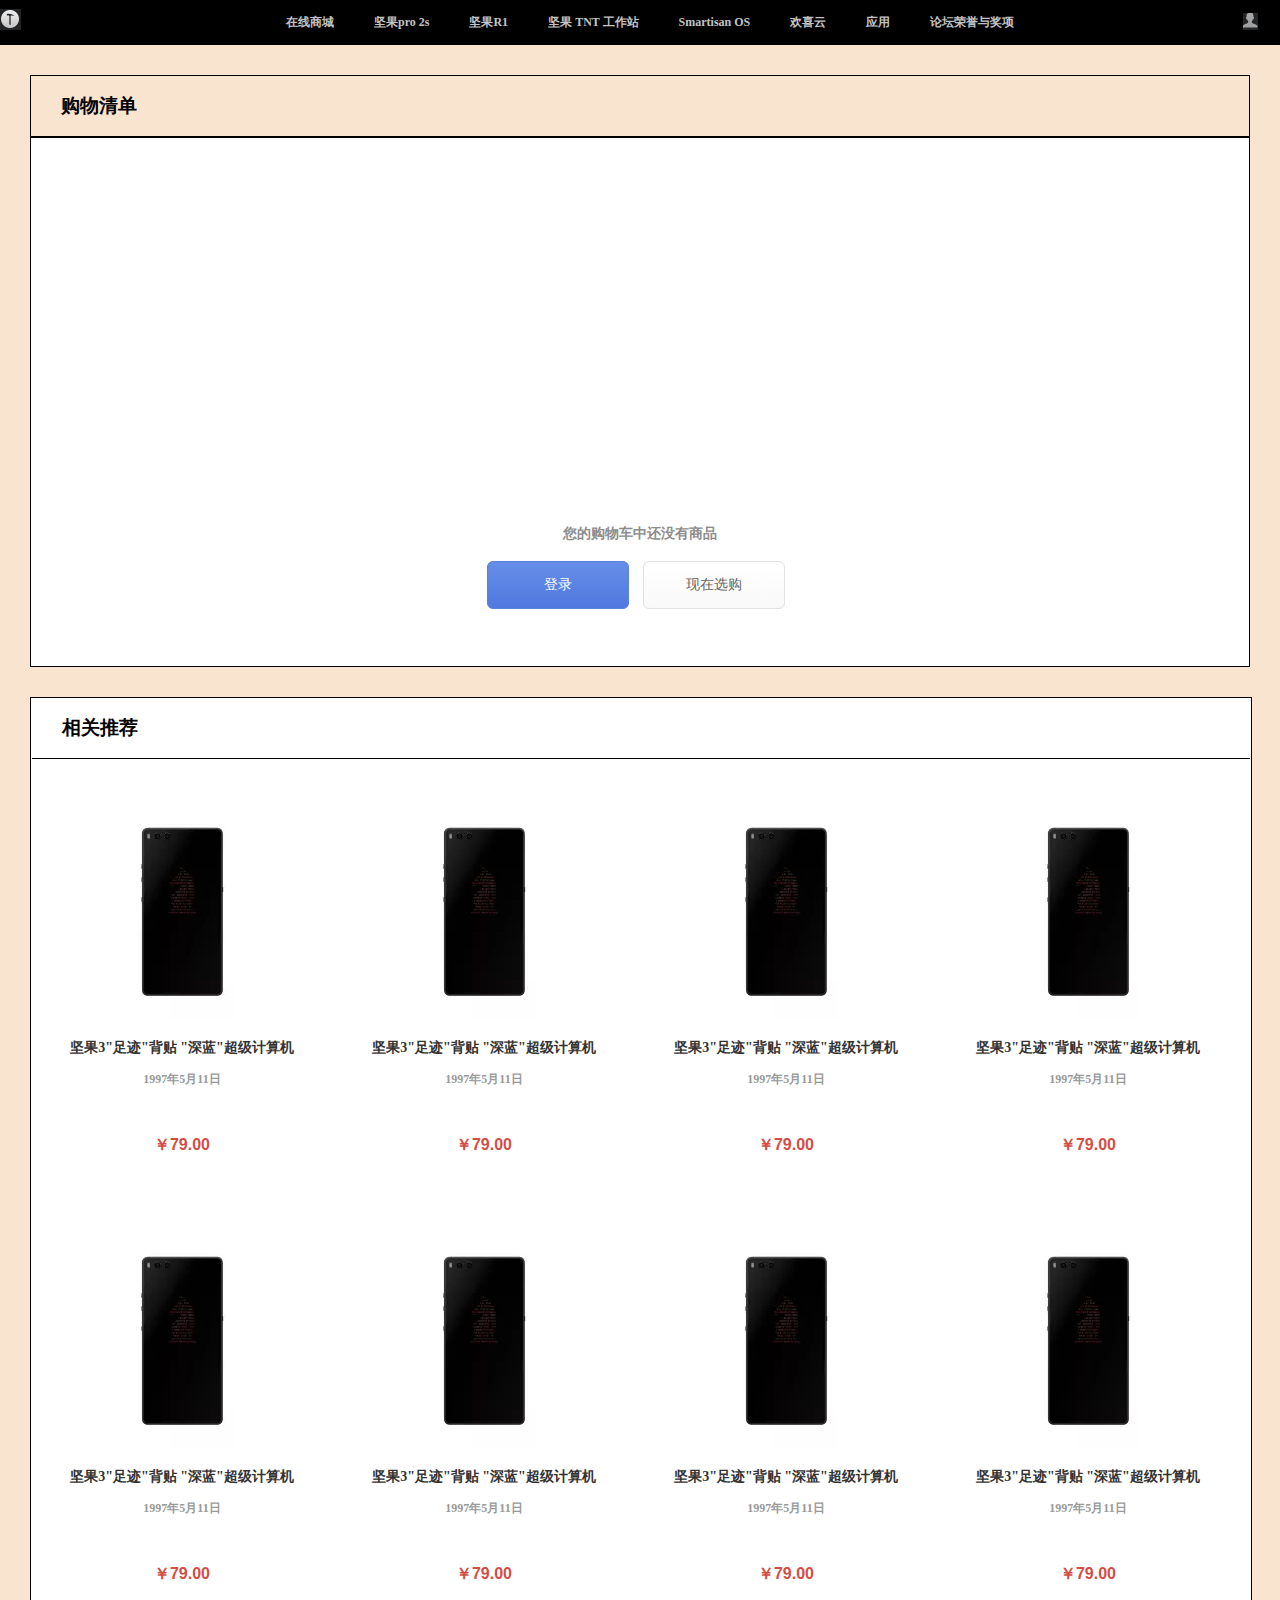
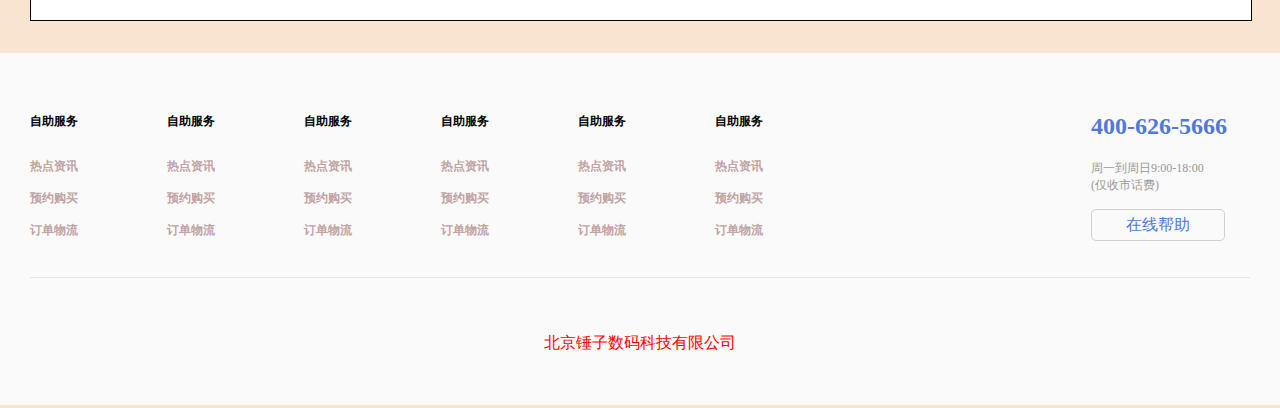
<file: index5.html>
<!DOCTYPE html>
<html>
	<head>
		<meta charset="UTF-8">
		<title></title>
		<link rel="stylesheet" type="text/css" href="css/index5.css">
	</head>
	<script src="jquery-1.11.1.min.js"></script>
	<body>
		<div class="yi">
		<p><a href="#"><img src="images/tu25.jpg"></a></p>
		<li class="s"><a href="index3.html"><img src="images/tu26.jpg"></li>
	  <div class="yil">
		<ul>
		 <li><a href="#">在线商城</a></li>
		 <li><a href="#">坚果pro 2s</a></li>
		 <li><a href="#">坚果R1</a></li>
		 <li><a href="#">坚果 TNT 工作站</a></li>
		 <li><a href="#">Smartisan OS</a></li>
		 <li><a href="#">欢喜云</a></li>
		 <li><a href="#">应用</a></li>
		 <li><a href="#">论坛</a></li>
		 <li><a href="#">荣誉与奖项</a></li>
		</ul>
	   </div>
	</div>
	<div class="er">
		<div class="er1">
			<h3>购物清单</h3>
		</div>
		<div class="er2">
			<h4>您的购物车中还没有商品</h4>
			<div class="an">
				<a class="dl" href="index3.html">登录</a>
				<a class="xg" href="index.html">现在选购</a>
			</div>
		</div>
		<div class="er3">
			<div class="er31">
				<h3>相关推荐</h3>
			</div>
			<ul>
				<li>
					<div class="tp">
						<img src="images/tu46.jpg"/>
					</div>
					<h4>坚果3"足迹"背贴 "深蓝"超级计算机</h4>
					<h6>1997年5月11日</h6>
					<div class="ys"></div>
					<div class="bh">￥79.00</div>
				</li>
				<li>
					<div class="tp">
						<img src="images/tu46.jpg"/>
					</div>
					<h4>坚果3"足迹"背贴 "深蓝"超级计算机</h4>
					<h6>1997年5月11日</h6>
					<div class="ys"></div>
					<div class="bh">￥79.00</div>
				</li>
				<li>
					<div class="tp">
						<img src="images/tu46.jpg"/>
					</div>
					<h4>坚果3"足迹"背贴 "深蓝"超级计算机</h4>
					<h6>1997年5月11日</h6>
					<div class="ys"></div>
					<div class="bh">￥79.00</div>
				</li>
				<li>
					<div class="tp">
						<img src="images/tu46.jpg"/>
					</div>
					<h4>坚果3"足迹"背贴 "深蓝"超级计算机</h4>
					<h6>1997年5月11日</h6>
					<div class="ys"></div>
					<div class="bh">￥79.00</div> 
				</li>
			</ul>
			<ul>
				<li>
					<div class="tp">
						<img src="images/tu46.jpg"/>
					</div>
					<h4>坚果3"足迹"背贴 "深蓝"超级计算机</h4>
					<h6>1997年5月11日</h6>
					<div class="ys"></div>
					<div class="bh">￥79.00</div>
				</li>
				<li>
					<div class="tp">
						<img src="images/tu46.jpg"/>
					</div>
					<h4>坚果3"足迹"背贴 "深蓝"超级计算机</h4>
					<h6>1997年5月11日</h6>
					<div class="ys"></div>
					<div class="bh">￥79.00</div>
				</li>
				<li>
					<div class="tp">
						<img src="images/tu46.jpg"/>
					</div>
					<h4>坚果3"足迹"背贴 "深蓝"超级计算机</h4>
					<h6>1997年5月11日</h6>
					<div class="ys"></div>
					<div class="bh">￥79.00</div>
				</li>
				<li>
					<div class="tp">
						<img src="images/tu46.jpg"/>
					</div>
					<h4>坚果3"足迹"背贴 "深蓝"超级计算机</h4>
					<h6>1997年5月11日</h6>
					<div class="ys"></div>
					<div class="bh">￥79.00</div> 
				</li>
			</ul>
		</div>
	</div>
	<div class="shisi">
    	<div class="shiss">
    		<ul>
    			<li>自助服务</li>
    			<li>热点资讯</li>
    			<li>预约购买</li>
    			<li>订单物流</li>
    		</ul>

    		<ul>
    			<li>自助服务</li>
    			<li>热点资讯</li>
    			<li>预约购买</li>
    			<li>订单物流</li>
    		</ul>

    		<ul>
    			<li>自助服务</li>
    			<li>热点资讯</li>
    			<li>预约购买</li>
    			<li>订单物流</li>
    		</ul>

    		<ul>
    			<li>自助服务</li>
    			<li>热点资讯</li>
    			<li>预约购买</li>
    			<li>订单物流</li>
    		</ul>

    		<ul>
    			<li>自助服务</li>
    			<li>热点资讯</li>
    			<li>预约购买</li>
    			<li>订单物流</li>
    		</ul>

    		<ul>
    			<li>自助服务</li>
    			<li>热点资讯</li>
    			<li>预约购买</li>
    			<li>订单物流</li>
    		</ul>

    		<ol>
    			<h2>400-626-5666</h2>
    			<li>周一到周日9:00-18:00<br>
                    (仅收市话费)
    			</li>
    			<li>在线帮助</li>
    		</ol>
    	</div>

    	<div class="shisx">
    		<ul>
    			<li>北京锤子数码科技有限公司</li>
    		</ul>
    	</div>
    </div>
	</body>
</html>
</file>
<file: css/index.css>
*{
	margin:0;
	padding:0;
}
li{
	list-style: none;
}
a{
	text-decoration: none;


}

.yi{
	width:100%;
	height:45px;
	background:black;
}
.yi>p{
	position: absolute;
	line-height: 50px;
}
.yi>li{
	float:right;
	line-height: 45px;
	margin-right: 22px;
}
.yi>.s{
	margin-top: 2px;
}
.yil{
	width:788px;
	height:45px;
	background:black;
	margin:0 auto;
}
.yil>ul>li{
	float:left;
	font-size: 12px;
	line-height: 45px;
	font-weight: bolder;
	
}
.yil>ul>li>a{
	color:#c2c3c4;
}
.yil>ul>li:nth-child(2){
	padding-left: 40px;
}
.yil>ul>li:nth-child(3){
	padding-left: 40px;
}
.yil>ul>li:nth-child(4){
	padding-left: 40px;
}
.yil>ul>li:nth-child(5){
	padding-left: 40px;
}
.yil>ul>li:nth-child(6){
	padding-left: 40px;
}
.yil>ul>li:nth-child(7){
	padding-left: 40px;
}
.yil>ul>li:nth-child(8){
	padding-left: 40px;
}
.yil>ul>li:nth-child(9){
	padding-left: 40px;
}


.er{
	width:100%;
	height:76px;
}
.erl{
	width:1220px;
	height:76px;
	background:white;
	margin:0 auto;
}
.erl>ul>li{
	font-size: 13px;
	float:left;
	line-height: 76px;
}
.erl>ul>li:nth-child(2){
	padding-left: 30px;
}
.erl>ul>li:nth-child(3){
	padding-left: 30px;
}
.erl>ul>li:nth-child(4){
	padding-left: 30px;
}
.erl>ul>li:nth-child(5){
	padding-left: 30px;
}
.erl>ul>li:nth-child(6){
	padding-left: 30px;
}
.erl>ul>li:nth-child(7){
	padding-left: 30px;
}
.erl>ul>li:nth-child(8){
	padding-left: 30px;
}
.erl>ul>li:nth-child(9){
	padding-left: 30px;
}
.erl>ul>li:nth-child(10){
	padding-left: 30px;
}

.erl>ul>li:nth-child(11){
	width:332px;
	height:38px;
	border-radius: 16px;
    position: relative;
	margin-top:20px;
	margin-left: 134px;
	float:left;
	border: 1px solid #ebebeb;

}
.erl>ul>li:nth-child(11)>a>img{
	position: absolute;
	top:10px;
	left: 12px;
}

.i{
	width:190px;
	height:20px;
	border: 1px solid #93b2f7;
	background:#e5efff;
	float:right;
	border-radius: 10px;
	margin-top: 8px;
	margin-right: 10px;
	float:right;
	color:#3993e3;
	text-align: center;
}


/*.erl>ul>li:nth-child(1)>.li{
	width:100%;
	height:280px;
	background:pink;
}*/
.erl>ul>li:nth-child(1)>.li{
	width:1220px;
	height:0px;
	z-index: 10000;
	background:white;
	position: absolute;
	display: none;
}


.erl>ul>li:nth-child(1)>.li>ul{
	float:left;
	padding-left: 70px;
}
.erl>ul>li:nth-child(1)>.li>ul>span{
	color:#ea2f2f;
}





.erl>ul>li:nth-child(2)>.lie{
	width:1220px;
	height:0px;
	z-index: 10000;
	background:white;
	position: absolute;
	display: none;
    margin-left:-56px;
}


.erl>ul>li:nth-child(2)>.lie>ul{
	float:left;
	padding-left: 70px;
}
.erl>ul>li:nth-child(2)>.lie>ul>span{
	color:#ea2f2f;
}



.erl>ul>li:nth-child(3)>.lis{
	width:1220px;
	height:0px;
	z-index: 10000;
	background:white;
	position: absolute;
	margin-left: -112px;
	display: none;
}


.erl>ul>li:nth-child(3)>.lis>ul{
	float:left;
	padding-left: 70px;
}
.erl>ul>li:nth-child(3)>.lis>ul>span{
	color:#ea2f2f;
}


.erl>ul>li:nth-child(4)>.lisi{
	width:1220px;
	height:0px;
	z-index: 10000;
	background:white;
	position: absolute;
	margin-left: -194px;
	display: none;
}


.erl>ul>li:nth-child(4)>.lisi>ul{
	float:left;
	padding-left: 70px;
}
.erl>ul>li:nth-child(4)>.lisi>ul>span{
	color:#ea2f2f;
}

.erl>ul>li:nth-child(5)>.liw{
	width:1220px;
	height:0px;
	z-index: 10000;
	background:white;
	position: absolute;
	margin-left: -276px;
	display: none;
}


.erl>ul>li:nth-child(5)>.liw>ul{
	float:left;
	padding-left: 70px;
}
.erl>ul>li:nth-child(5)>.liw>ul>span{
	color:#ea2f2f;
}











/*.erl>ul>li:nth-child(1)>.li{
	position: absolute;
	display: none;
}*/
/*.erl>ul>li:nth-child(1):hover .li{
	display: block;
    position: absolute;
    z-index: 10000;

}*/



/*.erl>ul>li:nth-child(2)>.li{
	display: none;
}
.erl>ul>li:nth-child(2):hover .li{
	display: block;
    position: absolute;
    z-index: 10000;
}

.erl>ul>li:nth-child(3)>.li{
	display: none;
}
.erl>ul>li:nth-child(3):hover .li{
	display: block;
    position: absolute;
    z-index: 10000;
}*/


.san{
	width:100%;
	height:522px;
	background:#ededed;
}
.sanl{
	width:1220px;
	height:522px;
	margin:0 auto;
	padding-top: 24px;
}
.sanl>ul{
	position: relative;
}
.sanl>ul>li{
position: absolute;	
}

.sanl>ol{
            position: absolute;
            right:450px;
            bottom: 10px;
            width: 190px;
        }
        
        .sanl>ol>li.current{
            background-color: white;

        }


.si{
	width:100%;
	height:540px;
	background:#ededed;
	overflow: hidden;
}        
.sis{
	background:#fafafa;
	width:1220px;
	height:60px;
	border:1px solid #dbdbdb;
	margin: 0 auto;
	margin-top: 25px;
	border-radius: 5px 5px 0 0;
}
.sis>ul>li:nth-child(1){
	font-size: 18px
	font-weight:bolder;
	float:left;
	line-height: 60px;
}
.sis>ul>li:nth-child(2)>a{
	float:right;
	line-height: 60px;
}
.six{
	width:1220px;
	height:430px;
	background:white;
	margin:0 auto;
}
.six>ul{
	width:303px;
	height:430px;
	border:1px solid #efefef;
	float:left;
}
.six>ul:hover{
	box-shadow: darkgrey 0px 0px 0px 10px inset;
}
.six>ul>button{
	display: none;
}
.six>ul>li>.b{
	display: none;
	
}
.six>ul>li>.g{
	display: none;
	
}
.six>ul>li>.h{
	display: none;
	
}
.six>ul>li>.i{
	display: none;
	
}
.six>ul>li>.tu13{
	display: none;
}
.six>ul>li>.tu14{
	display: none;
}
.six>ul>li>.tu15{
	display: none;
}
.six>ul>li>.tu16{
	display: none;
}
.six>ul>li{
	text-align: center;
}
.six>ul>li:nth-child(1){
	text-align: center;
	padding-top: 58px;
}
.six>ul>li:nth-child(2){
	line-height: 50px;
}
.six>ul>li:nth-child(3){
    font-size: 11px;
	line-height: 28px;
	color:#999999;
}
.six>ul>li:nth-child(4){
	line-height: 30px;
}
.six>ul>li:nth-child(5){
	color:#de766f;
}
.six>ul>button{
	width:86px;
	height:40px;
	margin-left: 110px;
}

.six>ul>li:nth-child(4)>p{
	width:15px;
	height:15px;
	border-radius: 15px;
	background:white;
	border: 1px solid #bfbfbf;
	float:left;
	margin-left: 5px;
}
.six>ul>li:nth-child(4)>p:nth-child(1){
	margin-left: 128px;
}
.six>ul>li:nth-child(4)>p>span{
	width:10px;
	height:10px;
	border-radius: 8px;
	background:#a62a33;
	float:left;
	text-align: center;
	margin-left: 2px;
	margin-top: 2px;
}


.wuc{
	width:100%;
	height:490px;
	background:#ededed;
	overflow: hidden;
}
.wus{
	width:1220px;
	height:60px;
	margin:0 auto;
	border:1px solid #dbdbdb;
}
.wus>p{
	font-size: 18px;
	font-weight: bolder;
	line-height: 60px;
	color:#666666;
	padding-left: 25px;
}
.wux{
	width:1220px;
	height:428px;
	background:pink;
	margin:0 auto;
	border:1px solid #dbdbdb;
}
.wux>ul{
	float:left;
	overflow: hidden;
	
}
.wux>ul:hover{
	box-shadow: darkgrey 0px 0px 0px 10px inset;
}


.wux>ul>li:nth-child(2){
	line-height: 50px;
}
.wux>ul>li:nth-child(3){
    font-size: 11px;
	line-height: 28px;
	color:#999999;
}
.wux>ul>li:nth-child(4){
	line-height: 30px;
}
.wux>ul>li:nth-child(5){
	color:#de766f;
}
.wux>ul:nth-child(2){
	width:304px;
	height:428px;
	background:white;
	border-right: 2px solid #efefef;
}
.wux>ul:nth-child(3){
	width:304px;
	height:428px;
	background:white;
}
.wux>ul:nth-child(2)>li:nth-child(1){
	text-align: center;
	padding-top: 68px;
}
.wux>ul:nth-child(3)>li:nth-child(1){
	text-align: center;
	padding-top: 68px;
}
.wux>ul:nth-child(2)>li{
	text-align: center;
}
.wux>ul:nth-child(3)>li{
	text-align: center;
}
.wux>ul>button{
	width:86px;
	height:40px;
	margin-left: 110px;
}
.wux>ul>li:nth-child(4)>p{
	width:15px;
	height:15px;
	border-radius: 15px;
	background:white;
	border: 1px solid #bfbfbf;
	float:left;
	margin-left: 5px;
}
.wux>ul>li:nth-child(4)>p:nth-child(1){
	margin-left: 140px;
}
.wux>ul>li:nth-child(4)>p>span{
	width:10px;
	height:10px;
	border-radius: 8px;
	background:#a62a33;
	float:left;
	text-align: center;
	margin-left: 2px;
	margin-top: 2px;
}



.liu{
	width:100%;
	height:455px;
	background:#ededed;
	overflow: hidden;
}        
.lius{
	background:#fafafa;
	width:1220px;
	height:60px;
	border:1px solid #dbdbdb;
	margin: 0 auto;
	margin-top: 25px;
	border-radius: 5px 5px 0 0;
}
.lius>ul>li:nth-child(1){
	font-size: 18px
	font-weight:bolder;
	float:left;
	line-height: 60px;
}
.lius>ul>li:nth-child(2)>a{
	float:right;
	line-height: 60px;
}
.liux{
	width:1220px;
	height:430px;
	background:white;
	margin:0 auto;
}
.liux>ul{
	width:303px;
	height:430px;

	border:1px solid #efefef;
	float:left;
  
    
}
.liux>ul:hover{
	box-shadow: darkgrey 0px 0px 0px 10px inset;
}
.liux>ul>button{
	display: none;
}
.liux>ul>li>.b{
	display: none;
	
}
.liux>ul>li>.g{
	display: none;
	
}
.liux>ul>li>.h{
	display: none;
	
}
.liux>ul>li>.i{
	display: none;
	
}
.liux>ul>li>.tu13{
	display: none;
}
.liux>ul>li>.tu14{
	display: none;
}
.liux>ul>li>.tu15{
	display: none;
}
.liux>ul>li>.tu16{
	display: none;
}
.liux>ul>li{
	text-align: center;
}
.liux>ul>li:nth-child(1){
	text-align: center;
	padding-top: 58px;
}
.liux>ul>li:nth-child(2){
	line-height: 50px;
}
.liux>ul>li:nth-child(3){
    font-size: 11px;
	line-height: 28px;
	color:#999999;
}
.liux>ul>li:nth-child(4){
	line-height: 30px;
}
.liux>ul>li:nth-child(5){
	color:#de766f;
}
.liux>ul>button{
	width:86px;
	height:40px;
	margin-left: 110px;
}

.liux>ul>li:nth-child(4)>p{
	width:15px;
	height:15px;
	border-radius: 15px;
	background:white;
	border: 1px solid #bfbfbf;
	float:left;
	margin-left: 5px;
}
.liux>ul>li:nth-child(4)>p:nth-child(1){
	margin-left: 128px;
}
.liux>ul>li:nth-child(4)>p>span{
	width:10px;
	height:10px;
	border-radius: 8px;
	background:#a62a33;
	float:left;
	text-align: center;
	margin-left: 2px;
	margin-top: 2px;
}










.qi{
	width:100%;
	height:490px;
	background:#ededed;
	overflow: hidden;
}
.qis{
	width:1220px;
	height:60px;
	margin:0 auto;
	border:1px solid #dbdbdb;
}
.qix>ul:hover{
	box-shadow: darkgrey 0px 0px 0px 10px inset;
}
.qis>p{
	font-size: 18px;
	font-weight: bolder;
	line-height: 60px;
	color:#666666;
	padding-left: 25px;
}
.qix{
	width:1220px;
	height:428px;
	background:pink;
	margin:0 auto;
	border:1px solid #dbdbdb;
}
.qix>ul{
	float:left;
	overflow: hidden;
}
.qix>ul>li:nth-child(2){
	line-height: 50px;
}
.qix>ul>li:nth-child(3){
    font-size: 11px;
	line-height: 28px;
	color:#999999;
}
.qix>ul>li:nth-child(4){
	line-height: 30px;
}
.qix>ul>li:nth-child(5){
	color:#de766f;
}
.qix>ul:nth-child(2){
	width:304px;
	height:428px;
	background:white;
	border-right: 2px solid #efefef;
}
.qix>ul:nth-child(3){
	width:304px;
	height:428px;
	background:white;
}
.qix>ul:nth-child(2)>li:nth-child(1){
	text-align: center;
	padding-top: 68px;
}
.qix>ul:nth-child(3)>li:nth-child(1){
	text-align: center;
	padding-top: 68px;
}
.qix>ul:nth-child(2)>li{
	text-align: center;
}
.qix>ul:nth-child(3)>li{
	text-align: center;
}
.qix>ul>button{
	width:86px;
	height:40px;
	margin-left: 110px;
}
.qix>ul>li:nth-child(4)>p{
	width:15px;
	height:15px;
	border-radius: 15px;
	background:white;
	border: 1px solid #bfbfbf;
	float:left;
	margin-left: 5px;
}
.qix>ul>li:nth-child(4)>p:nth-child(1){
	margin-left: 140px;
}
.qix>ul>li:nth-child(4)>p>span{
	width:10px;
	height:10px;
	border-radius: 8px;
	background:#a62a33;
	float:left;
	text-align: center;
	margin-left: 2px;
	margin-top: 2px;
}



.ba{
	width:100%;
	height:455px;
	background:#ededed;
	overflow: hidden;
}        
.bas{
	background:#fafafa;
	width:1220px;
	height:60px;
	border:1px solid #dbdbdb;
	margin: 0 auto;
	margin-top: 25px;
	border-radius: 5px 5px 0 0;
}
.bas>ul>li:nth-child(1){
	font-size: 18px
	font-weight:bolder;
	float:left;
	line-height: 60px;
}
.bas>ul>li:nth-child(2)>a{
	float:right;
	line-height: 60px;
}
.bax{
	width:1220px;
	height:430px;
	background:white;
	margin:0 auto;
}
.bax>ul{
	width:303px;
	height:430px;
	border:1px solid #efefef;
	float:left;
     
}
.bax>ul:hover{
	box-shadow: darkgrey 0px 0px 0px 10px inset;
}
.bax>ul>button{
	display: none;
}
.bax>ul>li>.b{
	display: none;
	
}
.bax>ul>li>.g{
	display: none;
	
}
.bax>ul>li>.h{
	display: none;
	
}
.bax>ul>li>.i{
	display: none;
	
}
.bax>ul>li>.tu13{
	display: none;
}
.bax>ul>li>.tu14{
	display: none;
}
.bax>ul>li>.tu15{
	display: none;
}
.bax>ul>li>.tu16{
	display: none;
}
.bax>ul>li{
	text-align: center;
}
.bax>ul>li:nth-child(1){
	text-align: center;
	padding-top: 58px;
}
.liux>ul>li:nth-child(2){
	line-height: 50px;
}
.bax>ul>li:nth-child(3){
    font-size: 11px;
	line-height: 28px;
	color:#999999;
}
.bax>ul>li:nth-child(4){
	line-height: 30px;
}
.bax>ul>li:nth-child(5){
	color:#de766f;
}
.bax>ul>button{
	width:86px;
	height:40px;
	margin-left: 110px;
}

.bax>ul>li:nth-child(4)>p{
	width:15px;
	height:15px;
	border-radius: 15px;
	background:white;
	border: 1px solid #bfbfbf;
	float:left;
	margin-left: 5px;
}
.bax>ul>li:nth-child(4)>p:nth-child(1){
	margin-left: 128px;
}
.bax>ul>li:nth-child(4)>p>span{
	width:10px;
	height:10px;
	border-radius: 8px;
	background:#a62a33;
	float:left;
	text-align: center;
	margin-left: 2px;
	margin-top: 2px;
}




.jiu{
	width:100%;
	height:490px;
	background:#ededed;
	overflow: hidden;
}
.jius{
	width:1220px;
	height:60px;
	margin:0 auto;
	border:1px solid #dbdbdb;
}
.jius>p{
	font-size: 18px;
	font-weight: bolder;
	line-height: 60px;
	color:#666666;
	padding-left: 25px;
}
.jiux{
	width:1220px;
	height:428px;
	background:pink;
	margin:0 auto;
	border:1px solid #dbdbdb;
}
.jiux>ul{
	float:left;
	overflow: hidden;
}
.jiux>ul:hover{
	box-shadow: darkgrey 0px 0px 0px 10px inset;
}
.jiux>ul>li:nth-child(2){
	line-height: 50px;
}
.jiux>ul>li:nth-child(3){
    font-size: 11px;
	line-height: 28px;
	color:#999999;
}
.jiux>ul>li:nth-child(4){
	line-height: 30px;
}
.jiux>ul>li:nth-child(5){
	color:#de766f;
}
.jiux>ul:nth-child(2){
	width:304px;
	height:428px;
	background:white;
	border-right: 2px solid #efefef;
}
.jiux>ul:nth-child(3){
	width:304px;
	height:428px;
	background:white;
}
.jiux>ul:nth-child(2)>li:nth-child(1){
	text-align: center;
	padding-top: 68px;
}
.jiux>ul:nth-child(3)>li:nth-child(1){
	text-align: center;
	padding-top: 68px;
}
.jiux>ul:nth-child(2)>li{
	text-align: center;
}
.jiux>ul:nth-child(3)>li{
	text-align: center;
}
.jiux>ul>button{
	width:86px;
	height:40px;
	margin-left: 110px;
}
.jiux>ul>li:nth-child(4)>p{
	width:15px;
	height:15px;
	border-radius: 15px;
	background:white;
	border: 1px solid #bfbfbf;
	float:left;
	margin-left: 5px;
}
.jiux>ul>li:nth-child(4)>p:nth-child(1){
	margin-left: 140px;
}
.jiux>ul>li:nth-child(4)>p>span{
	width:10px;
	height:10px;
	border-radius: 8px;
	background:#a62a33;
	float:left;
	text-align: center;
	margin-left: 2px;
	margin-top: 2px;
}



.shi{
	width:100%;
	height:455px;
	background:#ededed;
	overflow: hidden;
}        
.shis{
	background:#fafafa;
	width:1220px;
	height:60px;
	border:1px solid #dbdbdb;
	margin: 0 auto;
	margin-top: 25px;
	border-radius: 5px 5px 0 0;
}
.shis>ul>li:nth-child(1){
	font-size: 18px
	font-weight:bolder;
	float:left;
	line-height: 60px;
}
.shis>ul>li:nth-child(2)>a{
	float:right;
	line-height: 60px;
}
.shix{
	width:1220px;
	height:430px;
	background:white;
	margin:0 auto;
}
.shix>ul{
	width:303px;
	height:430px;
	border:1px solid #efefef;
	float:left;   
}
.shix>ul:hover{
	box-shadow: darkgrey 0px 0px 0px 10px inset;
}
.shix>ul>button{
	display: none;
}
.shix>ul>li>.b{
	display: none;
	
}
.shix>ul>li>.g{
	display: none;
	
}
.shix>ul>li>.h{
	display: none;
	
}
.shix>ul>li>.i{
	display: none;
	
}
.shix>ul>li>.tu13{
	display: none;
}
.shix>ul>li>.tu14{
	display: none;
}
.shix>ul>li>.tu15{
	display: none;
}
.shix>ul>li>.tu16{
	display: none;
}
.shix>ul>li{
	text-align: center;
}
.shix>ul>li:nth-child(1){
	text-align: center;
	padding-top: 58px;
}
.liux>ul>li:nth-child(2){
	line-height: 50px;
}
.shix>ul>li:nth-child(3){
    font-size: 11px;
	line-height: 28px;
	color:#999999;
}
.shix>ul>li:nth-child(4){
	line-height: 30px;
}
.shix>ul>li:nth-child(5){
	color:#de766f;
}
.shix>ul>button{
	width:86px;
	height:40px;
	margin-left: 110px;
}

.shix>ul>li:nth-child(4)>p{
	width:15px;
	height:15px;
	border-radius: 15px;
	background:white;
	border: 1px solid #bfbfbf;
	float:left;
	margin-left: 5px;
}
.shix>ul>li:nth-child(4)>p:nth-child(1){
	margin-left: 128px;
}
.shix>ul>li:nth-child(4)>p>span{
	width:10px;
	height:10px;
	border-radius: 8px;
	background:#a62a33;
	float:left;
	text-align: center;
	margin-left: 2px;
	margin-top: 2px;
}

.shiy{
	width:100%;
	height:230px;
	background:#ededed;
	overflow: hidden;
}

.shil{
	width:1220px;
	height:204px;
	background:pink;
	margin: 0 auto;
}
.shil>ul>li{
	float:left;
}
.shie{
	width:100%;
	height:405px;
	background:#ededed;
}
.shies{
	width:1220px;
	height:60px;
	border:1px solid #e1e1e1;
	margin: 0 auto;
}
.shiex{
	width:1220px;
	height:315px;
	margin: 0 auto;
	background:white;
}
.shies>p{
	float: left;
	font-size: 18px;
	font-weight: bolder;
	line-height: 60px;
	padding-left: 25px;
}
.shies>button{
	float:right;
	width:100px;
	height:37px;
	margin-top: 14px;
	margin-right: 15px;
}
.shiex>ul{
	width:303px;
	height:315px;
	border:1px solid #e1e1e1;
	float:left;
}
.shiex>ul>li{
	text-align: center;
	padding-top: 67px;
}
.shiex>ul>p{
	text-align: center;
	line-height: 70px;
}
.shiex>ul>em{
	display: block;
	text-align: center;
	line-height: 70px;
	color:#999999;
}
.shiex>ul>ol{
	position: absolute;
	display: none;
	padding-left: 100px;
	padding-top: 100px;
}


.ssan{
	width:100%;
	height:435px;
	background:#ededed;
}
.ssans{
	width:1220px;
	height:62px;
	background:#fafafa;
	margin:0 auto;
}
.ssans>p{
	float:left;
	line-height:62px;
	font-size: 18px;
	font-weight: bolder;
	padding-left: 25px;
}
.ssans>button{
	float:right;
	width:100px;
	height:37px;
	margin-top: 14px;
	margin-right: 15px;
}
.ssanx{
	width:1220px;
	height:308px;
	margin:0 auto;
	background:white;
}
.ssanx>ul{
	width:303px;
	height:308px;
	border:1px solid #e1e1e1;
	float:left;
}
.ssanx>ul>li{
	text-align: center;
	padding-top: 30px;
}
.ssanx>ul>p{
	text-align: center;
	line-height: 70px;
}
.ssanx>ul>em{
	display: block;
	text-align: center;
	line-height: 70px;
	color:#999999;
}

.shisi{
	width:100%;
	height:352px;
	background:#fafafa;
}
.shiss{
	width:1220px;
	height:224px;
	background:#fafafa;
	margin: 0 auto;
	border-bottom: 1px solid #e6e6e6;
}
.shiss>ul{
	width:137px;
	height:165px;
	float:left;
	margin-top: 60px;
	
}
.shiss>ul>li:nth-child(1){
	font-size: 12px;
	font-weight: bolder;
	color:black;
	padding-bottom: 28px;
}
.shiss>ul>li{
	font-size: 12px;
	font-weight: bolder;
	color:#c0a3a3;
	padding-bottom: 15px;
}
.shiss>ol{
	width:397px;
	height:165px;
	float:right;
	margin-top: 60px;
}
.shiss>ol>h2{
    padding-bottom: 20px;
    font-weight: bolder;
    color:#5079d9;
    padding-left: 238px;
}
.shiss>ol>li:nth-child(2){
	font-size: 12px;
	color:#999999;
	padding-bottom: 15px;
	padding-left: 238px;
}
.shiss>ol>li:nth-child(3){
	width:132px;
    height:30px;
    border:1px solid #d0d0d0;
    border-radius: 5px 5px 5px 5px;
    line-height: 30px;
    text-align: center;
    color:#5079d9;
    margin-left: 238px;
}

.shisx{
	width:1220px;
	height:130px;

	margin: 0 auto;
}
.shisx>img{
	width:100%;
	height:130px;
}
.shisx>ul>li{
	color:red;
	text-align: center;
	line-height: 130px;
}
</file>
<file: css/index2.css>
*{
	margin:0;
	padding:0;
}
li{
	list-style: none;
}
a{
	text-decoration: none;


}

.z{
	width:452px;
	height:600px;
	border-radius: 5px 5px 5px 5px;
	border:1px solid #d4d4d4;
	margin: 0 auto;
}
.z>ul{
	float:left;
}
.z>.yi{
	width:452px;
	height:60px;
	border-bottom: 1px solid #d4d4d4;
}
.z>.yi>p{
	font-size: 18px;
	font-weight: bolder;
	text-align: center;
	line-height: 60px;
}
.z>.er{
	width:370px;
	height:50px;
	border: 1px solid #d4d4d4;
	border-radius: 5px 5px 5px 5px;
	margin-left: 40px;
	position: relative;
	margin-top: 30px;
}
.z>.er>p{
	width:50px;
	height:50px;
	border-right: 1px solid #e3e2e0;
}
.z>.er>p>img{
	padding-left: 15px;
	padding-top: 15px;
}
.z>.er>li{
    position: absolute;
    top:15px;
    right: 223px;
}
.z>.san{
	width:370px;
	height:50px;
	
	border-radius: 5px 5px 5px 5px;
	margin-left: 40px;
	margin-top: 15px;
	position: relative;
}
.z>.san>p{
	width:50px;
	height:48px;
	border-right: 1px solid #e3e2e0;
	border: 1px solid #d4d4d4;
}
.z>.san>p>img{
	padding-left: 15px;
	padding-top: 15px;
}
.z>.san>.phone{
	width:320px;
	height:48px;
	position: absolute;
    top:0px;
    left:50px;
    border: 1px solid #d4d4d4;
}
.z>.san>#span1{
	
	font-size: 12px;


	position: absolute;
	top:0px;
	left:255px;
	line-height: 50px;
	text-align: center;
    color:red;
}
.z>.si{
    width:370px;
    height:50px;
   
    margin-left: 40px;
	margin-top: 15px;
	position: relative;
}
.z>.si>p{
	width:50px;
	height:48px;
	border-right: 1px solid #e3e2e0;
	border: 1px solid #d4d4d4;
}
.z>.si>p>img{
	padding-left: 15px;
	padding-top: 15px;
}
.z>.si>.sms{
	width:180px;
	height:48px;
	position: absolute;
    top:0px;
    left:50px;
    border: 1px solid #d4d4d4;
}
.z>.si>.yzm{
	width:132px;
	height:48px;
	position: absolute;
	top:0px;
    left:238px;
    border: 1px solid #d4d4d4;
}

.z>.wu{
	width:370px;
	height:50px;
	
	border-radius: 5px 5px 5px 5px;
	margin-left: 40px;
	margin-top: 15px;
	position: relative;
}
.z>.wu>#span2{
    position: absolute;
    top:0px;
    left:125px;
    font-size: 12px;
    line-height: 50px;
    color:red;
}
.z>.liu{
	position: relative;
}
.z>.liu>#span3{
    position: absolute;
    top:0px;
    left:125px;
    font-size: 12px;
    line-height: 50px;
    color:red;
}

.z>.wu>p{
	width:50px;
	height:48px;
	border-right: 1px solid #e3e2e0;
	border: 1px solid #d4d4d4;
}
.z>.wu>p>img{
	padding-left: 15px;
	padding-top: 15px;
}
.z>.wu>.psd{
	width:320px;
	height:48px;
	position: absolute;
    top:0px;
    left:50px;
    border: 1px solid #d4d4d4;
}

.z>.liu{
	width:370px;
	height:50px;
	
	border-radius: 5px 5px 5px 5px;
	margin-left: 40px;
	margin-top: 15px;
	position: relative;
}
.z>.liu>p{
	width:50px;
	height:48px;
	border-right: 1px solid #e3e2e0;
	border: 1px solid #d4d4d4;
}
.z>.liu>p>img{
	padding-left: 15px;
	padding-top: 15px;
}
.z>.liu>.cpsd{
	width:320px;
	height:48px;
	position: absolute;
    top:0px;
    left:50px;
    border: 1px solid #d4d4d4;
}
.z>.liu>.two_secret{
	display: none;
	position: absolute;
}
.z>.qi{
	width:370px;
	height:50px;
	
	border-radius: 5px 5px 5px 5px;
	margin-left: 40px;
	margin-top: 15px;
	position: relative;
}
.z>.qi>li{
	position: absolute;
	top:0px;
	left:25px;
	font-size: 12px;
	color:#cdc9c4;
}
.z>.qi>li>em{
	color:#599cdf;
}
.z>.qi>li>a{
	color:#599cdf;
}
.z>.ba{
	width:370px;
	height:80px;
	border-bottom: 1px solid #e0dcd8;
    margin-left:42px;
}
.ba>.zc{
	width:370px;
	height:50px;
	background:#abcceb;
	border-radius: 5px 5px 5px 5px;
}
.z>.j>a{
    font-size: 12px;
    padding-left: 110px;
    line-height: 60px;
}
</file>
<file: css/index3.css>
*{
	margin:0;
	padding:0;
}
li{
	list-style: none;
}
a{
	text-decoration: none;


}

.zong{
	width:452px;
	height:559px;
	border-radius:5px 5px 5px 5px;
	margin:30px auto;
	border:1px solid #e6e6e6;
}
.zong>.yi{
	width:452px;
	height:240px;
}
.zong>.yi>img{
	padding-top: 60px;
	padding-left: 181px;
}
.zong>.yi>li{
	font-size: 20px;
	text-align: center;
	padding-top: 25px;
}
.zong>.er{
	width:370px;
	height:50px;
	
	border-radius: 5px 5px 5px 5px;
	margin-left: 40px;
	margin-top: 0px;
	position: relative;
}
.zong>.er>p{
	width:50px;
	height:48px;
	border-right: 1px solid #e3e2e0;
	border: 1px solid #d4d4d4;
}
.zong>.er>p>img{
	padding-left: 15px;
	padding-top: 15px;
}
.zong>.er>.phone{
	width:320px;
	height:48px;
	position: absolute;
    top:0px;
    left:50px;
    border: 1px solid #d4d4d4;
}
.zong>.er>#span1{
	
	font-size: 12px;


	position: absolute;
	top:0px;
	left:255px;
	line-height: 50px;
	text-align: center;
    color:red;
}
.zong>.san{
	width:370px;
	height:50px;
	
	border-radius: 5px 5px 5px 5px;
	margin-left: 40px;
	margin-top: 15px;
	position: relative;
}
.zong>.san>p{
	width:50px;
	height:48px;
	border-right: 1px solid #e3e2e0;
	border: 1px solid #d4d4d4;
}
.zong>.san>p>img{
	padding-left: 15px;
	padding-top: 15px;
}
.zong>.san>.psd{
	width:320px;
	height:48px;
	position: absolute;
    top:0px;
    left:50px;
    border: 1px solid #d4d4d4;
}
.zong>.san>#span2{
	
	font-size: 12px;


	position: absolute;
	top:0px;
	left:255px;
	line-height: 50px;
	text-align: center;
    color:red;
}
.zong>.si{
	width:370px;
	height:58px;
	margin:0 auto;
}
.zong>.si>p{
	float:left;
	padding-top: 10px;
}
.zong>.si>li{
	float:left;
	padding-top: 10px;
}
.si>li:nth-child(2){
	font-size: 12px;
	color:#9b9a9b;
}
.si>li:nth-child(3){
	float:right;
	font-size: 12px;
	color:#3c84d8;

}
.si>a{
	float:right;
	font-size: 12px;
	color:#3c84d8;
	padding-right: 20px;
	padding-top: 10px;
}
.zong>.wu{
	border-bottom: 1px solid #d9d9d9;
}
.zong>.wu>a>.dl{
	width:370px;
	height:50px;
	background:#abcceb;
	border-radius: 5px 5px 5px 5px;
	margin-left: 40px;
	margin-bottom: 30px;
}

.liu{
	width:370px;
	height:65px;
	margin:0 auto;
}
.liu>li{
	float:left;
	font-size: 12px;
	color:#9b9a9b;
	line-height: 65px;
}
.liu>li:nth-child(2){
	padding-left: 19px;
}
.liu>li:nth-child(3){
	padding-left: 19px;
}
.liu>li:nth-child(4){
	padding-left: 19px;
}
.liu>li:nth-child(5){
	padding-left: 19px;
}
.liu>li:nth-child(6){
	padding-left: 45px;
}
</file>
<file: css/index4.css>
*{
	margin:0;
	padding:0;
}
li{
	list-style: none;
}
a{
	text-decoration: none;


}

.yi{
	width:100%;
	height:45px;
	background:black;
}
.yi>p{
	position: absolute;
	line-height: 50px;
}
.yi>li{
	float:right;
	line-height: 45px;
	margin-right: 22px;
}
.yi>.s{
	margin-top: 2px;
}
.yil{
	width:788px;
	height:45px;
	background:black;
	margin:0 auto;
}
.yil>ul>li{
	float:left;
	font-size: 12px;
	line-height: 45px;
	font-weight: bolder;
	
}
.yil>ul>li>a{
	color:#c2c3c4;
}
.yil>ul>li:nth-child(2){
	padding-left: 40px;
}
.yil>ul>li:nth-child(3){
	padding-left: 40px;
}
.yil>ul>li:nth-child(4){
	padding-left: 40px;
}
.yil>ul>li:nth-child(5){
	padding-left: 40px;
}
.yil>ul>li:nth-child(6){
	padding-left: 40px;
}
.yil>ul>li:nth-child(7){
	padding-left: 40px;
}
.yil>ul>li:nth-child(8){
	padding-left: 40px;
}
.yil>ul>li:nth-child(9){
	padding-left: 40px;
}

.er{
	width:100%;
	height:40px;
	background:#f7f7f7;
}
.erl{
	width:1220px;
	height:40px;
	margin:0 auto;
	background:#f7f7f7;
}
.erl>ul>li{
	color:black;
	float:left;
	font-size: 12px;
	line-height: 40px;
}
.erl>ul>li:nth-child(2){
	padding-left: 30px;
}
.erl>ul>li:nth-child(3){
	padding-left: 30px;
}
.erl>ul>li:nth-child(4){
	padding-left: 30px;
}
.erl>ul>li:nth-child(5){
	padding-left: 30px;
}
.erl>ul>li:nth-child(6){
	float:right;
}

.san{
	width:100%;
	height:1075px;
}
.sanl{
	width:1220px;
	height:976px;
	margin:0 auto;

}
.sanz{
	width:608px;
	height:976px;
	float:left;
}
.sanz>img{
	padding-left: 173px;
	padding-top: 83px;
}
.sany{
	width:612px;
	height:976px;
	background:white;
	float:right;
}
.sany>.y{
    width:612px;
    height:179px;
   
    border-bottom: 1px solid #e9e9e9;
}
.sany>.y>h1{
	font-size: 30px;
	padding-top: 50px;
}
.sany>.y>p{
	font-size: 14px;
	color:#a598b2;
	padding-top: 30px;
}
.e{
	width:612px;
	height:99px;
	border-bottom: 1px solid #e9e9e9;
}
.e>li{
	float:left;
}
.e>li:nth-child(1){
	font-size: 14px;
	color:#666666;
	line-height: 99px;
}
.e>li:nth-child(2){
	font-size: 14px;
	color:#ea2f2f;
	text-align: center;
	width:42px;
	height:20px;
	border:1px solid #fbd3d0;
	border-radius: 10px 10px 10px 10px;
	margin-top: 33px;
	margin-left: 30px;
}
.e>li:nth-child(3){
	font-size: 14px;
	color:#666666;
	line-height: 90px;
	padding-left:10px;
}
.e>li:nth-child(4){
	font-size: 14px;
	color:#3c7ad8;
	padding-top: 36px;
	margin-left: 10px;
}
.sany>.s{
	width:612px;
	height:240px;
	border-bottom: 1px dashed #e9e9e9;
}
.sany>.s>li{
	float:left;
	padding-top: 30px;
}
.sany>.s>li:nth-child(1){
	font-size: 13px;
	color:#666666;
	padding-top: 42px;
}
.sany>.s>li:nth-child(2){
	padding-left: 28px;
}
.sany>.s>li:nth-child(3){
	font-size: 13px;
	padding-left: 10px;
	padding-top: 42px;
}
.sany>.s>li:nth-child(4){
	padding-left: 10px;
}
.sany>.s>li:nth-child(5){
	font-size: 13px;
	padding-left: 10px;
	padding-top: 42px;
}
.sany>.s>li:nth-child(6){
	padding-left: 85px;
}
.sany>.s>li:nth-child(7){
	padding-left: 10px;
	font-size: 13px;
	padding-right: 100px;
	padding-top: 42px;
}
.sany>.s>li:nth-child(8){
	padding-left: 78px;
	padding-right: 50px;
}
.sany>.s>li:nth-child(9){
	font-size: 13px;
    padding-top: 42px;
}

.sany>.w{
	width:612px;
	height:114px;
	border-bottom: 1px solid #666666;
}
.sany>.w>li{
	float:left;
}
.sany>.w>li:nth-child(1){
	font-size: 13px;
	color:#666666;
	padding-top: 50px;
}
.sany>.w>li:nth-child(2){
	width:120px;
	height:47px;
	border:1px solid #666666;
	border-radius: 5px 5px 5px 5px ;
	font-size: 15px;
	text-align: center;
	line-height: 47px;
	margin-left: 28px;
	margin-top: 35px;
}
.sany>.w>li:nth-child(3){
	width:120px;
	height:47px;
	border:1px solid #598fe6;
	border-radius: 5px 5px 5px 5px ;
	font-size: 15px;
	text-align: center;
	line-height: 47px;
	margin-left: 10px;
	margin-top: 35px;
}
.sany>.w>li:nth-child(4){
	width:120px;
	height:47px;
	border:1px solid #666666;
	border-radius: 5px 5px 5px 5px ;
	font-size: 15px;
	text-align: center;
	line-height: 47px;
	margin-left: 10px;
	margin-top: 35px;
}

.sany>.liu{
	width:612px;
	height:193px;
	background:pink;
}

.si{
	width:100%;
	height:148px;
}
.sil{
	width:1220px;
	height:148px;
	margin:0 auto;
}
.sil>h2{
	line-height: 148px;
}

.wu{
	width:100%;
	height:185px;
}
.wul{
	width:1220px;
	height:185px;
	margin:0 auto;
}
.wuz{
	width:370px;
	height:185px;
	float:left;
}
.wuz>p{
	font-size: 18px;
	font-weight: bolder;
	padding-top: 60px;
	padding-left: 55px;
}
.wu>.wul>.wuy{
	width:850px;
	height:185px;
	border-bottom: 1px dashed #e9e9e9;
	float:right;
}

.wuy>.uyi>li:nth-child(1){
	font-size: 13px;
	font-weight: bolder;
	padding-top: 60px;
}

.wuy>.uyi>li:nth-child(2){
	font-size: 13px;
	color:#939393;
	padding-top: 20px;
}
.wuy>.uyi>li:nth-child(3){
	font-size: 13px;
	color:#939393;
	padding-top: 15px;
}


.wuy>ul{
    float:left;
}
.wuy>.uer{
	padding-left: 160px;
}
.wuy>.uer>li:nth-child(1){
	font-size: 13px;
	font-weight: bolder;
	padding-top: 60px;
}

.wuy>.uer>li:nth-child(2){
	font-size: 13px;
	color:#939393;
	padding-top: 20px;
}
.wuy>.uer>li:nth-child(3){
	font-size: 13px;
	color:#939393;
	padding-top: 15px;
}


.wuy>.usan{
	padding-left: 160px;
}
.wuy>.usan>li:nth-child(1){
	font-size: 13px;
	font-weight: bolder;
	padding-top: 60px;
}

.wuy>.usan>li:nth-child(2){
	font-size: 13px;
	color:#939393;
	padding-top: 20px;
}
.wuy>.usan>li:nth-child(3){
	font-size: 13px;
	color:#939393;
	padding-top: 15px;
}
</file>
<file: css/index5.css>
*{
	margin:0;
	padding:0;
}
li{
	list-style: none;
}
a{
	text-decoration: none;
}
body{
	background: #f8e4cf;
}
.yi{
	width:100%;
	height:45px;
	background:black;
}
.yi>p{
	position: absolute;
	line-height: 50px;
}
.yi>li{
	float:right;
	line-height: 45px;
	margin-right: 22px;
}
.yi>.s{
	margin-top: 2px;
}
.yil{
	width:788px;
	height:45px;
	background:black;
	margin:0 auto;
}
.yil>ul>li{
	float:left;
	font-size: 12px;
	line-height: 45px;
	font-weight: bolder;
	
}
.yil>ul>li>a{
	color:#c2c3c4;
}
.yil>ul>li:nth-child(2){
	padding-left: 40px;
}
.yil>ul>li:nth-child(3){
	padding-left: 40px;
}
.yil>ul>li:nth-child(4){
	padding-left: 40px;
}
.yil>ul>li:nth-child(5){
	padding-left: 40px;
}
.yil>ul>li:nth-child(6){
	padding-left: 40px;
}
.yil>ul>li:nth-child(7){
	padding-left: 40px;
}
.yil>ul>li:nth-child(8){
	padding-left: 40px;
}
.yil>ul>li:nth-child(9){
	padding-left: 40px;
}
.er{
	width: 1220px;
	height: 1568px;
	margin: 0 auto;
	padding: 30px 0 10px;
}
.er1{
	width: 1178px;
	height: 60px;
	margin: 0 auto;
	padding-left: 30px;
	padding-right: 10px;
	border: 1px solid;
}
.er1 h3{
	display: block;
    -webkit-margin-before: 0.83em;
    -webkit-margin-after: 0.83em;
    -webkit-margin-start: 0px;
    -webkit-margin-end: 0px;
    margin: 0;
    padding: 0;
    line-height: 60px;
}
.er .er2{
	width: 1218px;
	height: 528px;
	background: white;
	border: 1px solid;
}
.er .er2 h4{
	margin-top: 385px;
	margin-bottom: 17px;
	height: 21px;
	width: 1218px;
	font-size: 14px;
    line-height: 1.5;
    color: #8d8d8d;
    text-align: center;
}
.er .er2 .an{
	width: 1218px;
	height: 49px;
}
.er .er2 .an .dl{
	border: 1px solid #5c81e3;
    color: #fff;
    background: #678ee7;
    background-image: linear-gradient(180deg,#678ee7,#5078df);
    display: inline-block;
    border-radius: 6px;
    width: 140px;
    line-height: 46px;
    height: 46px;
    margin: 0 5px;
    font-size: 14px;
    text-align: center;
    cursor: pointer;
    user-select: none;
    outline: none;
    transition: all .15s ease-out;
    text-decoration: none;
    padding: 0;
    margin-left: 456px;
}
.er .er2 .an .xg{
	border: 1px solid #e1e1e1;
    color: #646464;
    background-color: #f9f9f9;
    background-image: linear-gradient(180deg,#fff,#f9f9f9);
    display: inline-block;
    border-radius: 6px;
    width: 140px;
    line-height: 46px;
    height: 46px;
    margin: 0 5px;
    font-size: 14px;
    text-align: center;
    cursor: pointer;
    user-select: none;
    outline: none;
    transition: all .15s ease-out;
    text-decoration: none;
}
.er .er3{
	clear: both;
    width: 1220px;
    min-height: 600px;
    margin: 30px 0 25px;
    display: block;
    height: 922px;
    border: 1px solid;
    background: white;
}
.er .er3 .er31{
	width: 1178px;
	height: 60px;
	margin: 0 auto;
	padding-left: 30px;
	padding-right: 10px;
	border-bottom: 1px solid;
}
.er .er3 .er31 h3{
	display: block;
    -webkit-margin-before: 0.83em;
    -webkit-margin-after: 0.83em;
    -webkit-margin-start: 0px;
    -webkit-margin-end: 0px;
    margin: 0;
    padding: 0;
    line-height: 60px;
}
.er ul li{
	width: 302px;
    border: none;
    border-radius: 0;
    position: relative;
    box-sizing: border-box;
    transition: box-shadow .15s ease-out;
    cursor: pointer;
    background: transparent;
	height: 429px;
	margin: 0;
    padding: 0;
    text-align: -webkit-match-parent;
    display: block;
    float: left;
}
.er .er3 ul li .tp{
	width: 302px;
	height: 281px;
}
.er .er3 ul li .tp img{
	display: block;
    width: 216px;
    height: 216px;
    margin: 0 auto;
    padding: 45px 0 20px;
}
.er .er3 ul li h4{
	line-height: 1.2;
    font-size: 14px;
    color: #333;
    font-weight: 700;
    margin: 0 8px;
    overflow: hidden;
    text-align: center;
    text-overflow: ellipsis;
    white-space: nowrap;
}
.er .er3 ul li h6{
	overflow: hidden;
    padding-top: 15px;
    font-size: 12px;
    line-height: 1.2;
    white-space: nowrap;
    text-overflow: ellipsis;
    color: #999;
    text-align: center;
}
.er .er3 ul li .ys{
	margin-top: 15px;
    text-align: center;
    height: 14px;
}
.er .er3 ul li .bh{
	font-family: Arial;
    color: #d44d44;
    font-weight: 700;
    margin-top: 20px;
    text-align: center;
    transition: all .1s ease-out;
}
.shisi{
	width:100%;
	height:352px;
	background:#fafafa;
}
.shiss{
	width:1220px;
	height:224px;
	background:#fafafa;
	margin: 0 auto;
	border-bottom: 1px solid #e6e6e6;
}
.shiss>ul{
	width:137px;
	height:165px;
	float:left;
	margin-top: 60px;
	
}
.shiss>ul>li:nth-child(1){
	font-size: 12px;
	font-weight: bolder;
	color:black;
	padding-bottom: 28px;
}
.shiss>ul>li{
	font-size: 12px;
	font-weight: bolder;
	color:#c0a3a3;
	padding-bottom: 15px;
}
.shiss>ol{
	width:397px;
	height:165px;
	float:right;
	margin-top: 60px;
}
.shiss>ol>h2{
    padding-bottom: 20px;
    font-weight: bolder;
    color:#5079d9;
    padding-left: 238px;
}
.shiss>ol>li:nth-child(2){
	font-size: 12px;
	color:#999999;
	padding-bottom: 15px;
	padding-left: 238px;
}
.shiss>ol>li:nth-child(3){
	width:132px;
    height:30px;
    border:1px solid #d0d0d0;
    border-radius: 5px 5px 5px 5px;
    line-height: 30px;
    text-align: center;
    color:#5079d9;
    margin-left: 238px;
}

.shisx{
	width:1220px;
	height:130px;

	margin: 0 auto;
}
.shisx>img{
	width:100%;
	height:130px;
}
.shisx>ul>li{
	color:red;
	text-align: center;
	line-height: 130px;
}
</file>
